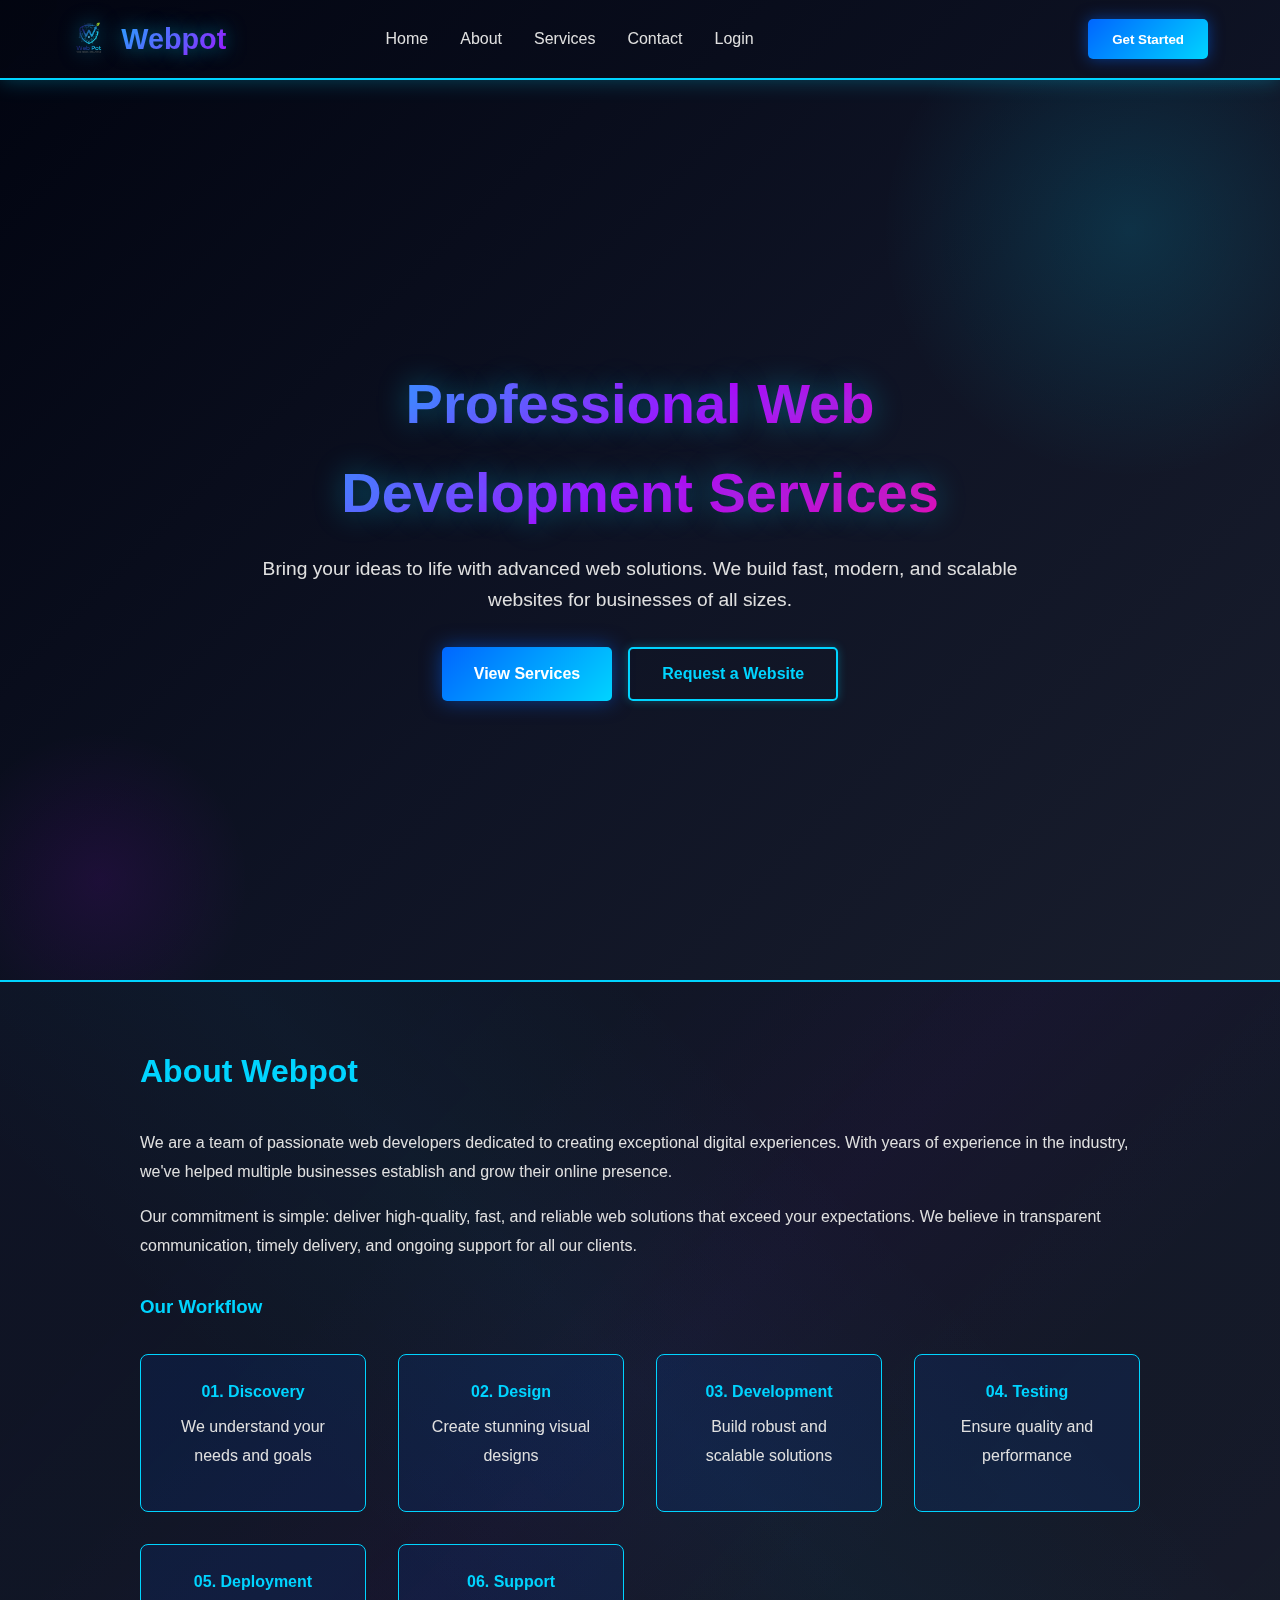
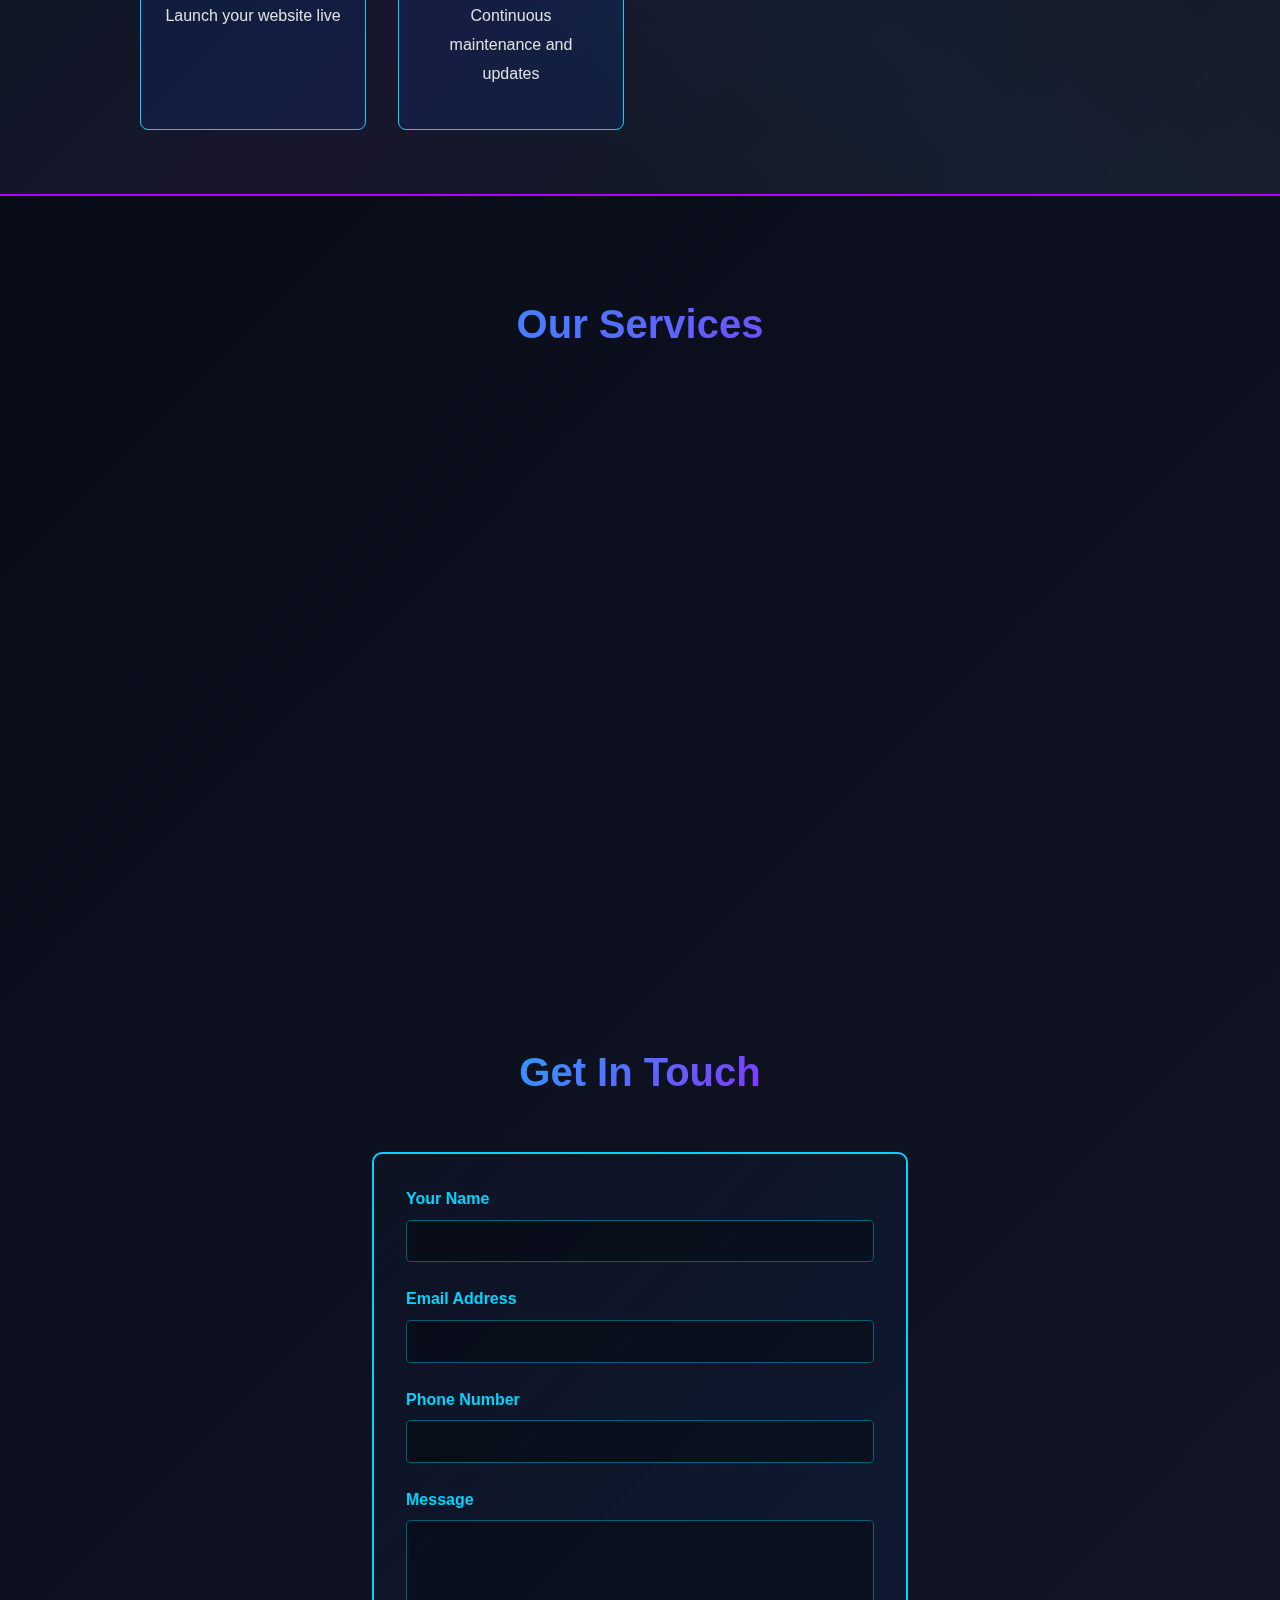
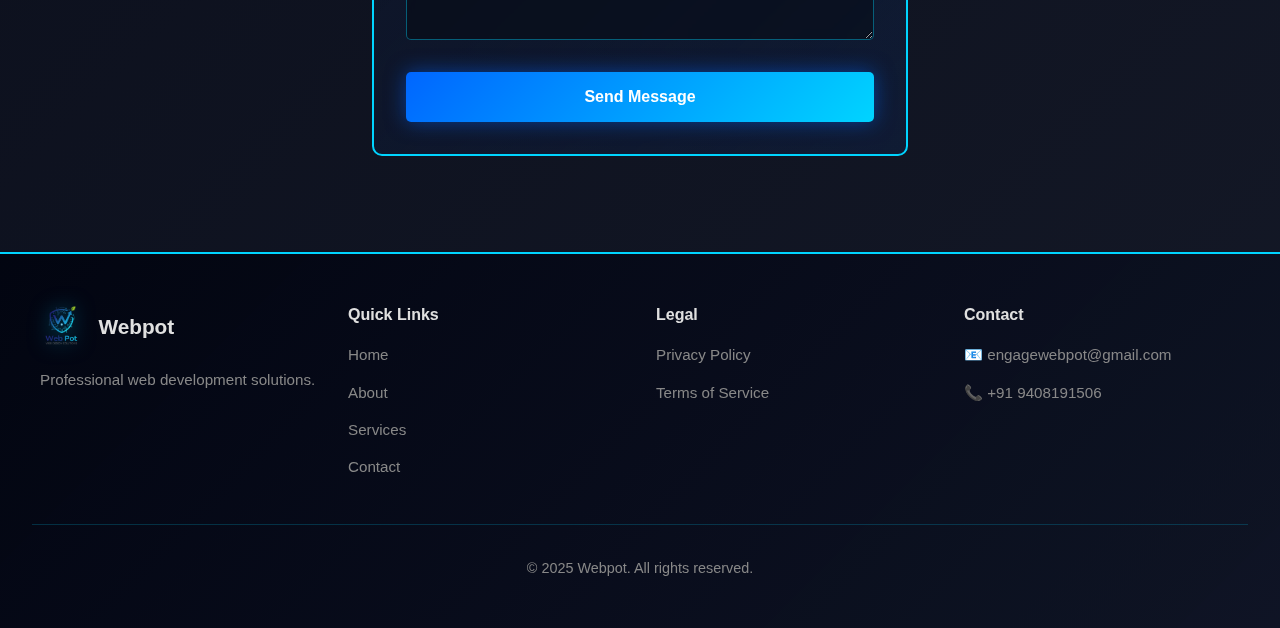
<file: index.html>
<!DOCTYPE html>
<html lang="en">
<head>
    <meta charset="UTF-8">
    <meta name="viewport" content="width=device-width, initial-scale=1.0">
    <title>Webpot - Web Development Services</title>
    <link rel="stylesheet" href="styles.css">
</head>
<body>
    <!-- Header -->
    <header>
        <nav>
            <div class="logo">
                <img src="logo.png" alt="Webpot Logo" class="logo-img">
                <span>Webpot</span>
            </div>
            <button class="menu-toggle" id="menuToggle" onclick="toggleMenu()">☰</button>
            <ul class="nav-menu" id="navMenu">
                <li><a href="#home" onclick="closeMenu()">Home</a></li>
                <li><a href="#about" onclick="closeMenu()">About</a></li>
                <li><a href="#services" onclick="closeMenu()">Services</a></li>
                <li><a href="#contact" onclick="closeMenu()">Contact</a></li>
                <li><a href="auth.html" onclick="closeMenu()">Login</a></li>
            </ul>
            <div class="user-profile" id="userProfile">
                <img id="profilePic" alt="Profile" class="profile-pic" style="display:none;">
                <span id="userNameDisplay" class="user-name"></span>
                <button class="logout-btn" id="logoutBtn" onclick="logoutUser()" style="display:none;">Logout</button>
            </div>
            <button class="cta-btn" onclick="openOrderModal()">Get Started</button>
        </nav>
    </header>

    <!-- Hero Section -->
    <section id="home" class="hero">
        <div class="hero-content">
            <h1>Professional Web Development Services</h1>
            <p>Bring your ideas to life with advanced web solutions. We build fast, modern, and scalable websites for businesses of all sizes.</p>
            <div class="hero-buttons">
                <button class="btn-primary" onclick="document.getElementById('services').scrollIntoView({behavior: 'smooth'})">View Services</button>
                <button class="btn-secondary" onclick="openOrderModal()">Request a Website</button>
            </div>
        </div>
    </section>

    <!-- About Section -->
     <section id="about" class="about">
        <div class="about-content">
            <h2>About Webpot</h2>
            <p>We are a team of passionate web developers dedicated to creating exceptional digital experiences. With years of experience in the industry, we've helped multiple businesses establish and grow their online presence.</p>
            <p>Our commitment is simple: deliver high-quality, fast, and reliable web solutions that exceed your expectations. We believe in transparent communication, timely delivery, and ongoing support for all our clients.</p>

            <h3 style="color: var(--neon-blue); margin-top: 2rem; margin-bottom: 1rem;">Our Workflow</h3>
            <div class="workflow">
                <div class="workflow-step">
                    <h4>01. Discovery</h4>
                    <p>We understand your needs and goals</p>
                </div>
                <div class="workflow-step">
                    <h4>02. Design</h4>
                    <p>Create stunning visual designs</p>
                </div>
                <div class="workflow-step">
                    <h4>03. Development</h4>
                    <p>Build robust and scalable solutions</p>
                </div>
                <div class="workflow-step">
                    <h4>04. Testing</h4>
                    <p>Ensure quality and performance</p>
                </div>
                <div class="workflow-step">
                    <h4>05. Deployment</h4>
                    <p>Launch your website live</p>
                </div>
                <div class="workflow-step">
                    <h4>06. Support</h4>
                    <p>Continuous maintenance and updates</p>
                </div>
            </div>
        </div>
    </section>

    <!-- Services Section -->
    <section id="services" class="services">
        <h2 class="section-title">Our Services</h2>
        <div class="services-grid">
            <!-- Starter -->
            <div class="service-card">
                <h3>Starter</h3>
                <p>Perfect for small businesses and individuals</p>
                <div class="price">2,999 /-</div>
                <ul class="features">
                    <li>Upto 5 pages</li>
                    <li>Responsive Design (Desktop mode only)</li>
                    <li>Basic SEO</li>
                    <li>Normal Support (12 hr)</li>
                    <li>Delivery: 7 days</li>
                </ul>
                <button class="btn-primary" onclick="selectService('Starter', 2999)">Choose Plan</button>
            </div>

            <!-- Basic -->
            <div class="service-card">
                <h3>Basic</h3>
                <p>Best For growing Businesses</p>
                <div class="price">5,999 /-</div>
                <ul class="features">
                    <li>Upto 7 pages</li>
                    <li>Modern Responsive Design</li>
                    <li>Advanced SEO</li>
                    <li>Innovative Form Integration</li>
                    <li>Priority Support (18 hr/day)</li>
                    <li>Delivery: 10 days</li>
                </ul>
                <button class="btn-primary" onclick="selectService('Basic', 5999)">Choose Plan</button>
            </div>

            <!-- Premium -->
            <div class="service-card">
                <h3>Premium</h3>
                <p>For Enterprise and Large Businesses</p>
                <div class="price">9,999 /-</div>
                <ul class="features">
                    <li>Pages per user requirement</li>
                    <li>Custom Design And animations</li>
                    <li>Full SEO Optimization</li>
                    <li>E-Commerce / Blog integration</li>
                    <li>Dedicated Support (24/7)</li>
                    <li>Delivery: 15 days</li>
                </ul>
                <button class="btn-primary" onclick="selectService('Premium', 9999)">Choose Plan</button>
            </div>
        </div>
    </section>

    <!-- Contact Section -->
    <section id="contact" class="contact">
        <h2 class="section-title">Get In Touch</h2>
        <div class="contact-form">
            <form id="contactForm" onsubmit="submitForm(event)">
                <div class="form-group">
                    <label for="name">Your Name</label>
                    <input type="text" id="name" name="name" required>
                </div>
                <div class="form-group">
                    <label for="email">Email Address</label>
                    <input type="email" id="email" name="email" required>
                </div>
                <div class="form-group">
                    <label for="phone">Phone Number</label>
                    <input type="tel" id="phone" name="phone">
                </div>
                <div class="form-group">
                    <label for="message">Message</label>
                    <textarea id="message" name="message" required></textarea>
                </div>
                <button type="submit" class="btn-primary" style="width: 100%;">Send Message</button>
            </form>
        </div>
    </section>

    <!-- Footer -->
    <footer>
        <div class="footer-content">
            <div class="footer-section">
                <div class="footer-logo">
                    <img src="logo.png" alt="Webpot Logo" class="footer-logo-img">
                    <h3>Webpot</h3>
                </div>
                <p>Professional web development solutions.</p>
            </div>

            <div class="footer-section">
                <h4>Quick Links</h4>
                <ul>
                    <li><a href="#home">Home</a></li>
                    <li><a href="#about">About</a></li>
                    <li><a href="#services">Services</a></li>
                    <li><a href="#contact">Contact</a></li>
                </ul>
            </div>

            <div class="footer-section">
                <h4>Legal</h4>
                <ul>
                    <li><a href="privacy.html">Privacy Policy</a></li>
                    <li><a href="terms.html">Terms of Service</a></li>
                </ul>
            </div>

            <div class="footer-section">
                <h4>Contact</h4>
                <ul>
                    <li><a href="mailto:engagewebpot@gmail.com">📧 engagewebpot@gmail.com</a></li>
                    <li><a href="tel:+919408191506">📞 +91 9408191506</a></li>
                </ul>
            </div>
        </div>

        <div class="footer-bottom">
            <p>&copy; 2025 Webpot. All rights reserved.</p>
        </div>
    </footer>

    <!-- Order Modal -->
    <div id="orderModal" class="modal">
        <div class="modal-content">
            <span class="close" onclick="closeOrderModal()">&times;</span>
            <h2 style="color: var(--neon-blue); margin-bottom: 1.5rem;">Order a Website</h2>
            <form id="orderForm" onsubmit="submitOrder(event)">
                <div class="form-group">
                    <label for="service">Select Service</label>
                    <select id="service" name="service" required class="service-select">
                        <option value="">🗂️ Choose a service...</option>
                        <option value="Starter - 2999 Rs.">🚀 Starter - 2,999 /-</option>
                        <option value="Basic - 5999 Rs.">📈 Basic - 5,999 /-</option>
                        <option value="Premium - 9999 Rs.">👑 Premium - 9,999 /-</option>
                    </select>
                </div>
                <div class="form-group">
                    <label for="oname">Your Name</label>
                    <input type="text" id="oname" name="oname" required>
                </div>
                <div class="form-group">
                    <label for="oemail">Email Address</label>
                    <input type="email" id="oemail" name="oemail" required>
                </div>
                <div class="form-group">
                    <label for="ophone">Phone Number</label>
                    <input type="tel" id="ophone" name="ophone">
                </div>
                <div class="form-group">
                    <label for="birthdate">📅 Date of Birth</label>
                    <input type="date" id="birthdate" name="birthdate" class="date-input">
                </div>
                <div class="form-group">
                    <label for="details">Project Details</label>
                    <textarea id="details" name="details" placeholder="Tell us about your project, timeline, and specific requirements..."></textarea>
                </div>
                <div class="form-group">
                    <label for="deadline">Desired Deadline</label>
                    <input type="date" id="deadline" name="deadline">
                </div>
                <button type="submit" class="btn-primary" style="width: 100%; margin-top: 1rem;">Submit Order</button>
            </form>
        </div>
    </div>

    <!-- Success Message -->
    <div id="successMessage" class="success-message">
        <strong>Success!</strong> Your submission has been received. We'll contact you soon.
    </div>

    <!-- Scroll to Top Button -->
    <button id="scrollToTopBtn" class="scroll-to-top" onclick="scrollToTop()" title="Go to top">↑</button>

    <script src="script.js"></script>
</body>
</html>
</file>
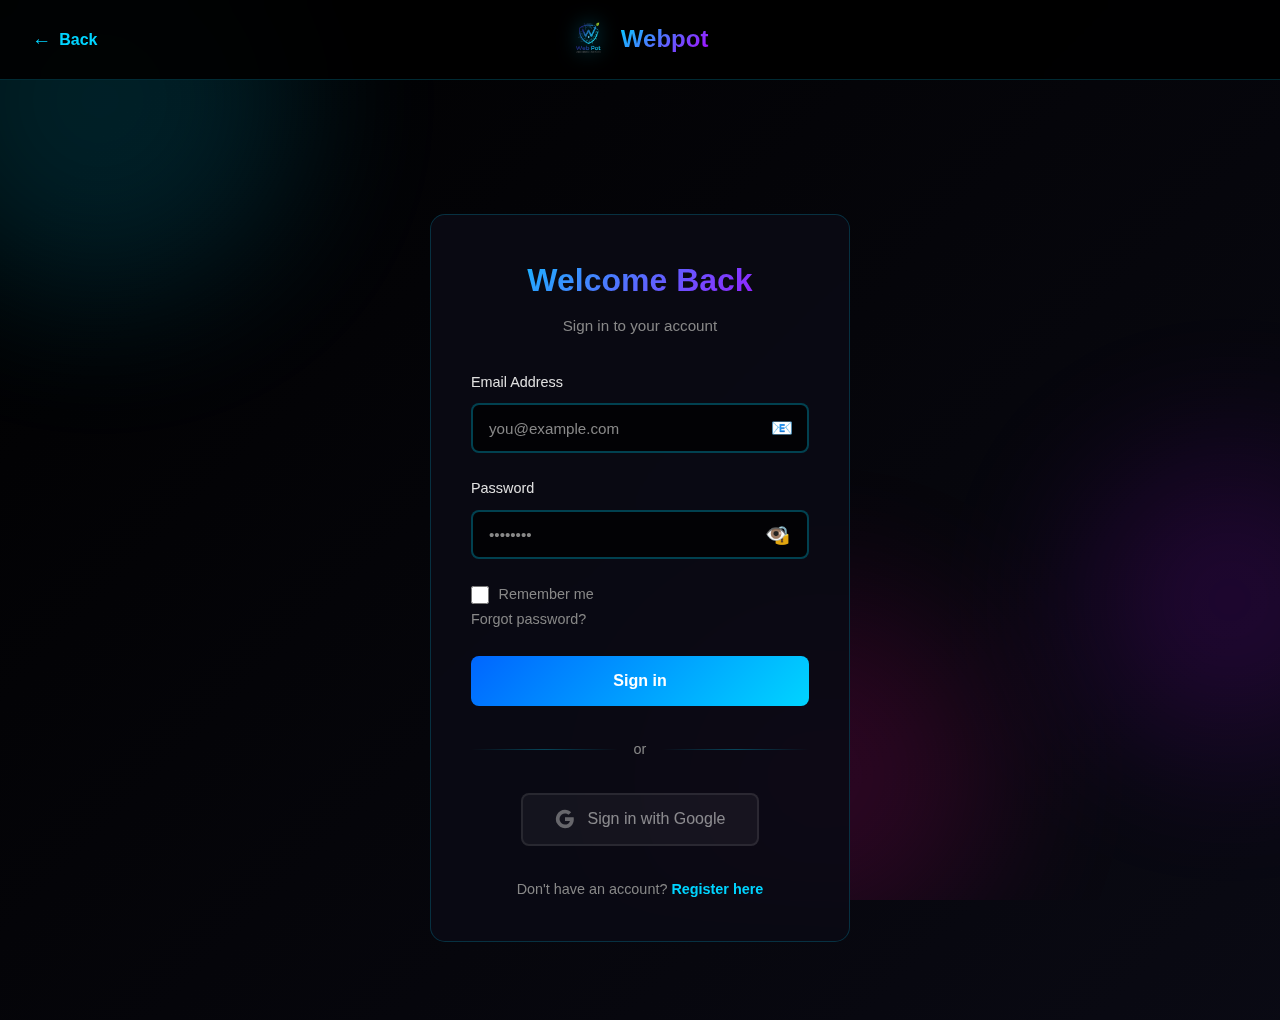
<file: auth.html>
<!DOCTYPE html>
<html lang="en">
<head>
    <meta charset="UTF-8">
    <meta name="viewport" content="width=device-width, initial-scale=1.0">
    <title>Login & Register - Webpot</title>
    <link rel="stylesheet" href="auth.css">
    <script src="https://accounts.google.com/gsi/client" async defer></script>
</head>
<body>
    <!-- Background Elements -->
    <div class="background">
        <div class="glow glow-1"></div>
        <div class="glow glow-2"></div>
        <div class="glow glow-3"></div>
    </div>

    <!-- Navigation Back to Home -->
    <nav class="nav-header">
        <a href="index.html" class="back-btn" title="Back to home">
            <span class="back-icon">←</span> Back
        </a>
        <a href="index.html" class="logo-link">
            <img src="logo.png" alt="Webpot Logo" class="logo-img">
            <span>Webpot</span>
        </a>
    </nav>

    <!-- Auth Container -->
    <div class="auth-container">
        <!-- Login Form -->
        <div class="auth-form login-form active">
            <div class="form-header">
                <h1>Welcome Back</h1>
                <p>Sign in to your account</p>
            </div>

            <form id="loginForm" onsubmit="handleLogin(event)">
                <div class="form-group">
                    <label for="login-email">Email Address</label>
                    <div class="input-wrapper">
                        <input type="email" id="login-email" name="email" required placeholder="you@example.com">
                        <span class="input-icon">📧</span>
                    </div>
                </div>

                <div class="form-group">
                    <label for="login-password">Password</label>
                    <div class="input-wrapper">
                        <input type="password" id="login-password" name="password" required placeholder="••••••••">
                        <button type="button" class="toggle-password" onclick="togglePasswordVisibility('login-password')">👁️</button>
                        <span class="input-icon">🔒</span>
                    </div>
                </div>

                <div class="form-options">
                    <label class="remember-me">
                        <input type="checkbox" name="remember">
                        <span>Remember me</span>
                    </label>
                    <a href="#" class="forgot-password">Forgot password?</a>
                </div>

                <button type="submit" class="submit-btn">Sign In</button>
            </form>

            <div class="auth-divider">
                <span>or</span>
            </div>

            <div class="social-login">
                <button type="button" class="google-signin-btn" id="googleSignInBtn">
                    <svg class="google-logo" viewBox="0 0 24 24" width="20" height="20">
                        <path fill="currentColor" d="M22.56 12.25c0-.78-.07-1.53-.2-2.25H12v4.26h5.92c-.26 1.37-1.04 2.53-2.21 3.31v2.77h3.57c2.08-1.92 3.28-4.74 3.28-8.09z"/>
                        <path fill="currentColor" d="M12 23c2.97 0 5.46-.98 7.28-2.66l-3.57-2.77c-.98.66-2.23 1.06-3.71 1.06-2.86 0-5.29-1.93-6.16-4.53H2.18v2.84C3.99 20.53 7.7 23 12 23z"/>
                        <path fill="currentColor" d="M5.84 14.09c-.22-.66-.35-1.36-.35-2.09s.13-1.43.35-2.09V7.07H2.18C1.43 8.55 1 10.22 1 12s.43 3.45 1.18 4.93l2.85-2.22.81-.62z"/>
                        <path fill="currentColor" d="M12 5.38c1.62 0 3.06.56 4.21 1.64l3.15-3.15C17.45 2.09 14.97 1 12 1 7.7 1 3.99 3.47 2.18 7.07l3.66 2.84c.87-2.6 3.3-4.53 6.16-4.53z"/>
                    </svg>
                    Sign in with Google
                </button>
            </div>

            <div class="auth-footer">
                <p>Don't have an account? <a href="#register" onclick="toggleForms(event); return false;" class="toggle-link">Register here</a></p>
            </div>
        </div>

        <!-- Registration Form -->
        <div class="auth-form register-form" id="register">
            <div class="form-header">
                <h1>Create Account</h1>
                <p>Join us and start building</p>
            </div>

            <form id="registerForm" onsubmit="handleRegister(event)">
                <div class="form-group">
                    <label for="register-name">Full Name</label>
                    <div class="input-wrapper">
                        <input type="text" id="register-name" name="name" required placeholder="Suprince Kakadiya">
                        <span class="input-icon">👤</span>
                    </div>
                </div>

                <div class="form-group">
                    <label for="register-email">Email Address</label>
                    <div class="input-wrapper">
                        <input type="email" id="register-email" name="email" required placeholder="you@example.com">
                        <span class="input-icon">📧</span>
                    </div>
                </div>

                <div class="form-group">
                    <label for="register-password">Password</label>
                    <div class="input-wrapper">
                        <input type="password" id="register-password" name="password" required placeholder="••••••••">
                        <button type="button" class="toggle-password" onclick="togglePasswordVisibility('register-password')">👁️</button>
                        <span class="input-icon">🔒</span>
                    </div>
                </div>

                <div class="form-group">
                    <label for="register-confirm">Confirm Password</label>
                    <div class="input-wrapper">
                        <input type="password" id="register-confirm" name="confirm" required placeholder="••••••••">
                        <button type="button" class="toggle-password" onclick="togglePasswordVisibility('register-confirm')">👁️</button>
                        <span class="input-icon">✓</span>
                    </div>
                </div>

                <div class="password-strength">
                    <div class="strength-bar">
                        <div class="strength-indicator" id="strengthIndicator"></div>
                    </div>
                    <p class="strength-text">Password strength: <span id="strengthText">Weak</span></p>
                </div>

                <div class="form-options">
                    <label class="terms">
                        <input type="checkbox" id="termsCheckbox" name="terms" required>
                        <span>I agree to the <a href="terms.html" target="_blank" onclick="showTermsModal(event); return false;" style="color:#00d4ff; text-decoration:underline; font-weight:500;">Terms of Service</a> and <a href="privacy.html" target="_blank" onclick="showPrivacyModal(event); return false;" style="color:#00d4ff; text-decoration:underline; font-weight:500;">Privacy Policy</a></span>
                    </label>
                </div>

                <button type="submit" class="submit-btn">Sign Up</button>
            </form>

            <div class="auth-divider">
                <span>or</span>
            </div>

            <div class="social-login">
                <div id="g_id_onload_register"
                     data-client_id="602785019830-1r8laqtcrshl8m1dlktdeiisdfmtvdpt.apps.googleusercontent.com"
                     data-callback="handleCredentialResponse">
                </div>
                <div class="g_id_signin" data-type="standard" data-size="large" data-theme="dark"></div>
            </div>

            <div class="auth-footer">
                <p>Already have an account? <a href="#login" onclick="toggleForms(event); return false;" class="toggle-link">Sign in</a></p>
            </div>
        </div>
    </div>

    <!-- Success Modal -->
    <div class="success-modal" id="successModal">
        <div class="success-content">
            <div class="success-icon">✓</div>
            <h2 id="successTitle">Success!</h2>
            <p id="successMessage">Your account has been created successfully.</p>
            <button onclick="closeSuccess()" class="success-btn">Continue</button>
        </div>
    </div>

    <!-- Terms of Service Modal -->
    <div class="legal-modal" id="termsModal">
        <div class="legal-content">
            <button class="legal-close" onclick="closeTermsModal()">✕</button>
            <h2>Terms of Service</h2>
            <div class="legal-body" id="termsBody">
                <!-- Content will be loaded here -->
            </div>
            <div class="legal-footer">
                <p>Scroll to the bottom to enable the checkbox</p>
                <button onclick="closeTermsModal()" class="legal-btn">Close</button>
            </div>
        </div>
    </div>

    <!-- Privacy Policy Modal -->
    <div class="legal-modal" id="privacyModal">
        <div class="legal-content">
            <button class="legal-close" onclick="closePrivacyModal()">✕</button>
            <h2>Privacy Policy</h2>
            <div class="legal-body" id="privacyBody">
                <!-- Content will be loaded here -->
            </div>
            <div class="legal-footer">
                <p>Scroll to the bottom to enable the checkbox</p>
                <button onclick="closePrivacyModal()" class="legal-btn">Close</button>
            </div>
        </div>
    </div>

    <script src="auth.js"></script>
</body>
</html>
</file>
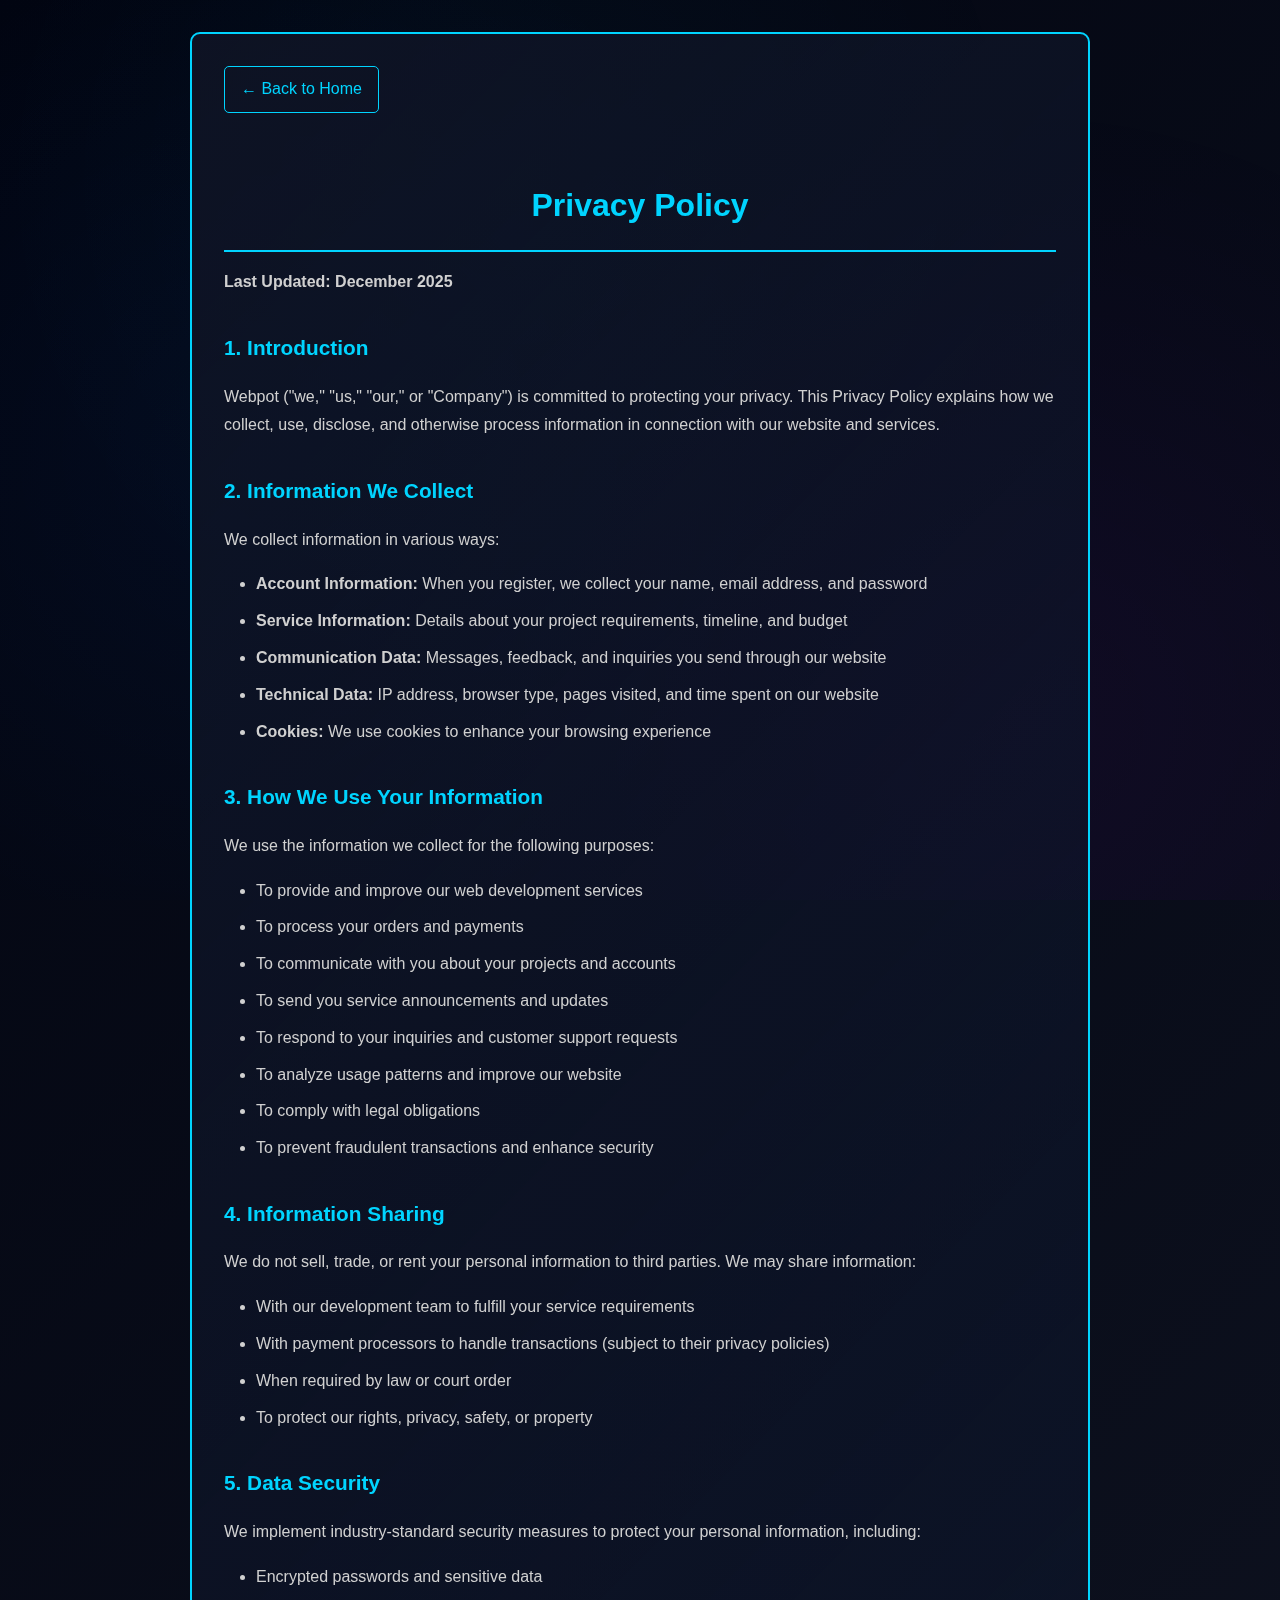
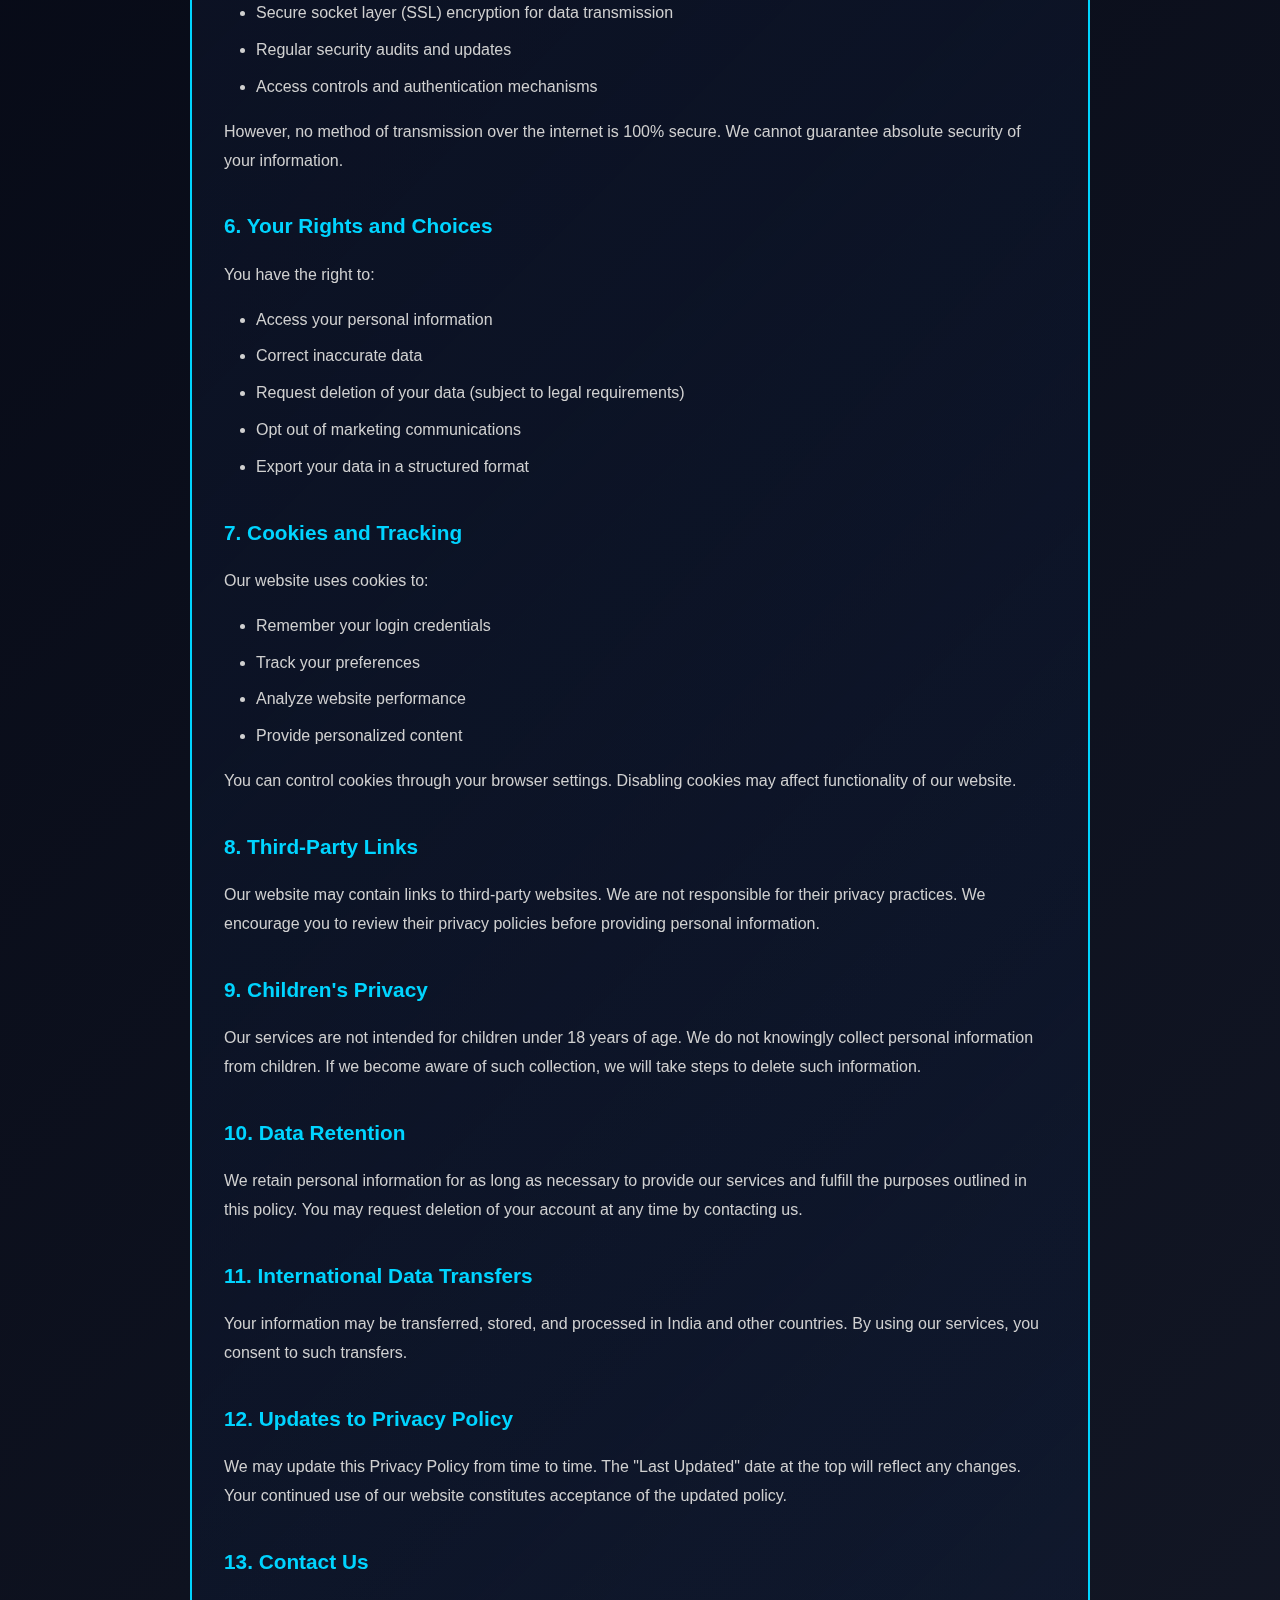
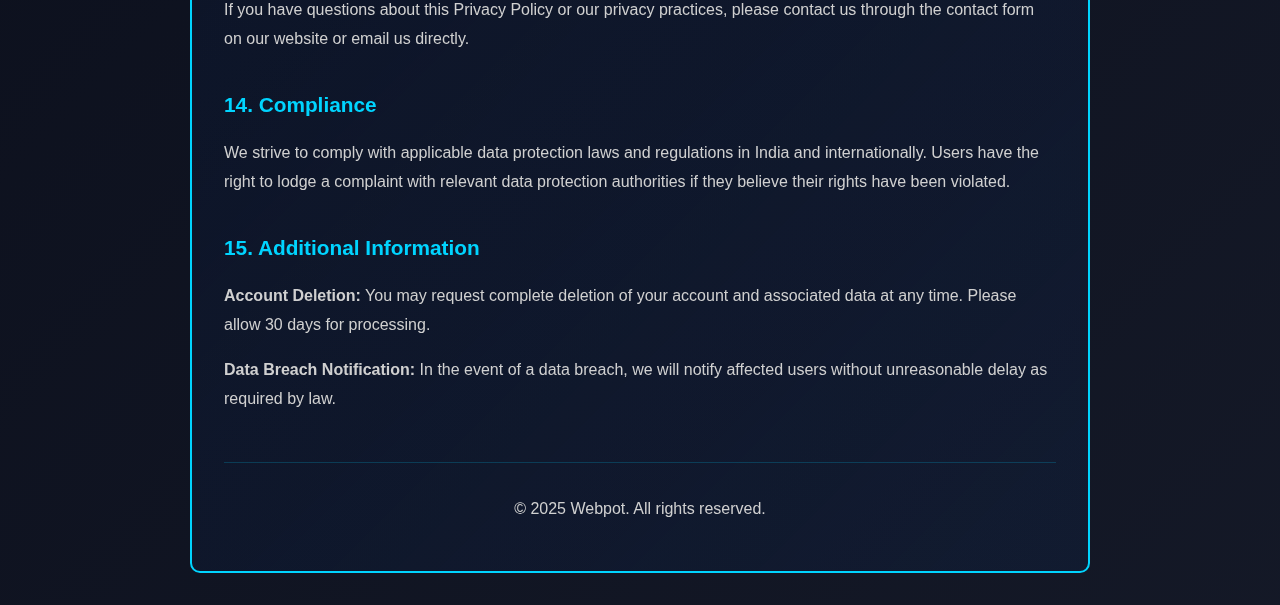
<file: privacy.html>
<!DOCTYPE html>
<html lang="en">
<head>
    <meta charset="UTF-8">
    <meta name="viewport" content="width=device-width, initial-scale=1.0">
    <title>Privacy Policy - Webpot</title>
    <link rel="stylesheet" href="styles.css">
    <style>
        body {
            font-family: 'Segoe UI', Tahoma, Geneva, Verdana, sans-serif;
            background: linear-gradient(-45deg, #020511, #0f1425, #1a1f2e, #020511);
            background-size: 400% 400%;
            color: #e0e0e0;
            padding: 2rem;
        }
        .privacy-container {
            max-width: 900px;
            margin: 0 auto;
            background: linear-gradient(135deg, rgba(15, 20, 37, 0.9), rgba(0, 102, 255, 0.05));
            border: 2px solid #00d4ff;
            border-radius: 10px;
            padding: 2rem;
            line-height: 1.8;
        }
        h1, h2 {
            color: #00d4ff;
            margin-top: 2rem;
            margin-bottom: 1rem;
        }
        h1 {
            text-align: center;
            border-bottom: 2px solid #00d4ff;
            padding-bottom: 1rem;
        }
        h2 {
            font-size: 1.3rem;
        }
        p {
            margin-bottom: 1rem;
            color: #d0d0d0;
        }
        ul, ol {
            margin: 1rem 2rem;
            color: #d0d0d0;
        }
        li {
            margin-bottom: 0.5rem;
        }
        .back-link {
            display: inline-block;
            margin-bottom: 2rem;
            color: #00d4ff;
            text-decoration: none;
            border: 1px solid #00d4ff;
            padding: 0.5rem 1rem;
            border-radius: 5px;
            transition: all 0.3s ease;
        }
        .back-link:hover {
            background: rgba(0, 212, 255, 0.1);
            box-shadow: 0 0 10px rgba(0, 212, 255, 0.5);
        }
    </style>
</head>
<body>
    <div class="privacy-container">
        <a href="index.html" class="back-link">← Back to Home</a>
        
        <h1>Privacy Policy</h1>
        <p><strong>Last Updated: December 2025</strong></p>

        <h2>1. Introduction</h2>
        <p>Webpot ("we," "us," "our," or "Company") is committed to protecting your privacy. This Privacy Policy explains how we collect, use, disclose, and otherwise process information in connection with our website and services.</p>

        <h2>2. Information We Collect</h2>
        <p>We collect information in various ways:</p>
        <ul>
            <li><strong>Account Information:</strong> When you register, we collect your name, email address, and password</li>
            <li><strong>Service Information:</strong> Details about your project requirements, timeline, and budget</li>
            <li><strong>Communication Data:</strong> Messages, feedback, and inquiries you send through our website</li>
            <li><strong>Technical Data:</strong> IP address, browser type, pages visited, and time spent on our website</li>
            <li><strong>Cookies:</strong> We use cookies to enhance your browsing experience</li>
        </ul>

        <h2>3. How We Use Your Information</h2>
        <p>We use the information we collect for the following purposes:</p>
        <ul>
            <li>To provide and improve our web development services</li>
            <li>To process your orders and payments</li>
            <li>To communicate with you about your projects and accounts</li>
            <li>To send you service announcements and updates</li>
            <li>To respond to your inquiries and customer support requests</li>
            <li>To analyze usage patterns and improve our website</li>
            <li>To comply with legal obligations</li>
            <li>To prevent fraudulent transactions and enhance security</li>
        </ul>

        <h2>4. Information Sharing</h2>
        <p>We do not sell, trade, or rent your personal information to third parties. We may share information:</p>
        <ul>
            <li>With our development team to fulfill your service requirements</li>
            <li>With payment processors to handle transactions (subject to their privacy policies)</li>
            <li>When required by law or court order</li>
            <li>To protect our rights, privacy, safety, or property</li>
        </ul>

        <h2>5. Data Security</h2>
        <p>We implement industry-standard security measures to protect your personal information, including:</p>
        <ul>
            <li>Encrypted passwords and sensitive data</li>
            <li>Secure socket layer (SSL) encryption for data transmission</li>
            <li>Regular security audits and updates</li>
            <li>Access controls and authentication mechanisms</li>
        </ul>
        <p>However, no method of transmission over the internet is 100% secure. We cannot guarantee absolute security of your information.</p>

        <h2>6. Your Rights and Choices</h2>
        <p>You have the right to:</p>
        <ul>
            <li>Access your personal information</li>
            <li>Correct inaccurate data</li>
            <li>Request deletion of your data (subject to legal requirements)</li>
            <li>Opt out of marketing communications</li>
            <li>Export your data in a structured format</li>
        </ul>

        <h2>7. Cookies and Tracking</h2>
        <p>Our website uses cookies to:</p>
        <ul>
            <li>Remember your login credentials</li>
            <li>Track your preferences</li>
            <li>Analyze website performance</li>
            <li>Provide personalized content</li>
        </ul>
        <p>You can control cookies through your browser settings. Disabling cookies may affect functionality of our website.</p>

        <h2>8. Third-Party Links</h2>
        <p>Our website may contain links to third-party websites. We are not responsible for their privacy practices. We encourage you to review their privacy policies before providing personal information.</p>

        <h2>9. Children's Privacy</h2>
        <p>Our services are not intended for children under 18 years of age. We do not knowingly collect personal information from children. If we become aware of such collection, we will take steps to delete such information.</p>

        <h2>10. Data Retention</h2>
        <p>We retain personal information for as long as necessary to provide our services and fulfill the purposes outlined in this policy. You may request deletion of your account at any time by contacting us.</p>

        <h2>11. International Data Transfers</h2>
        <p>Your information may be transferred, stored, and processed in India and other countries. By using our services, you consent to such transfers.</p>

        <h2>12. Updates to Privacy Policy</h2>
        <p>We may update this Privacy Policy from time to time. The "Last Updated" date at the top will reflect any changes. Your continued use of our website constitutes acceptance of the updated policy.</p>

        <h2>13. Contact Us</h2>
        <p>If you have questions about this Privacy Policy or our privacy practices, please contact us through the contact form on our website or email us directly.</p>

        <h2>14. Compliance</h2>
        <p>We strive to comply with applicable data protection laws and regulations in India and internationally. Users have the right to lodge a complaint with relevant data protection authorities if they believe their rights have been violated.</p>

        <h2>15. Additional Information</h2>
        <p><strong>Account Deletion:</strong> You may request complete deletion of your account and associated data at any time. Please allow 30 days for processing.</p>
        <p><strong>Data Breach Notification:</strong> In the event of a data breach, we will notify affected users without unreasonable delay as required by law.</p>

        <div style="margin-top: 3rem; padding-top: 2rem; border-top: 1px solid rgba(0, 212, 255, 0.2); text-align: center; color: #888;">
            <p>© 2025 Webpot. All rights reserved.</p>
        </div>
    </div>
</body>
</html>
</file>
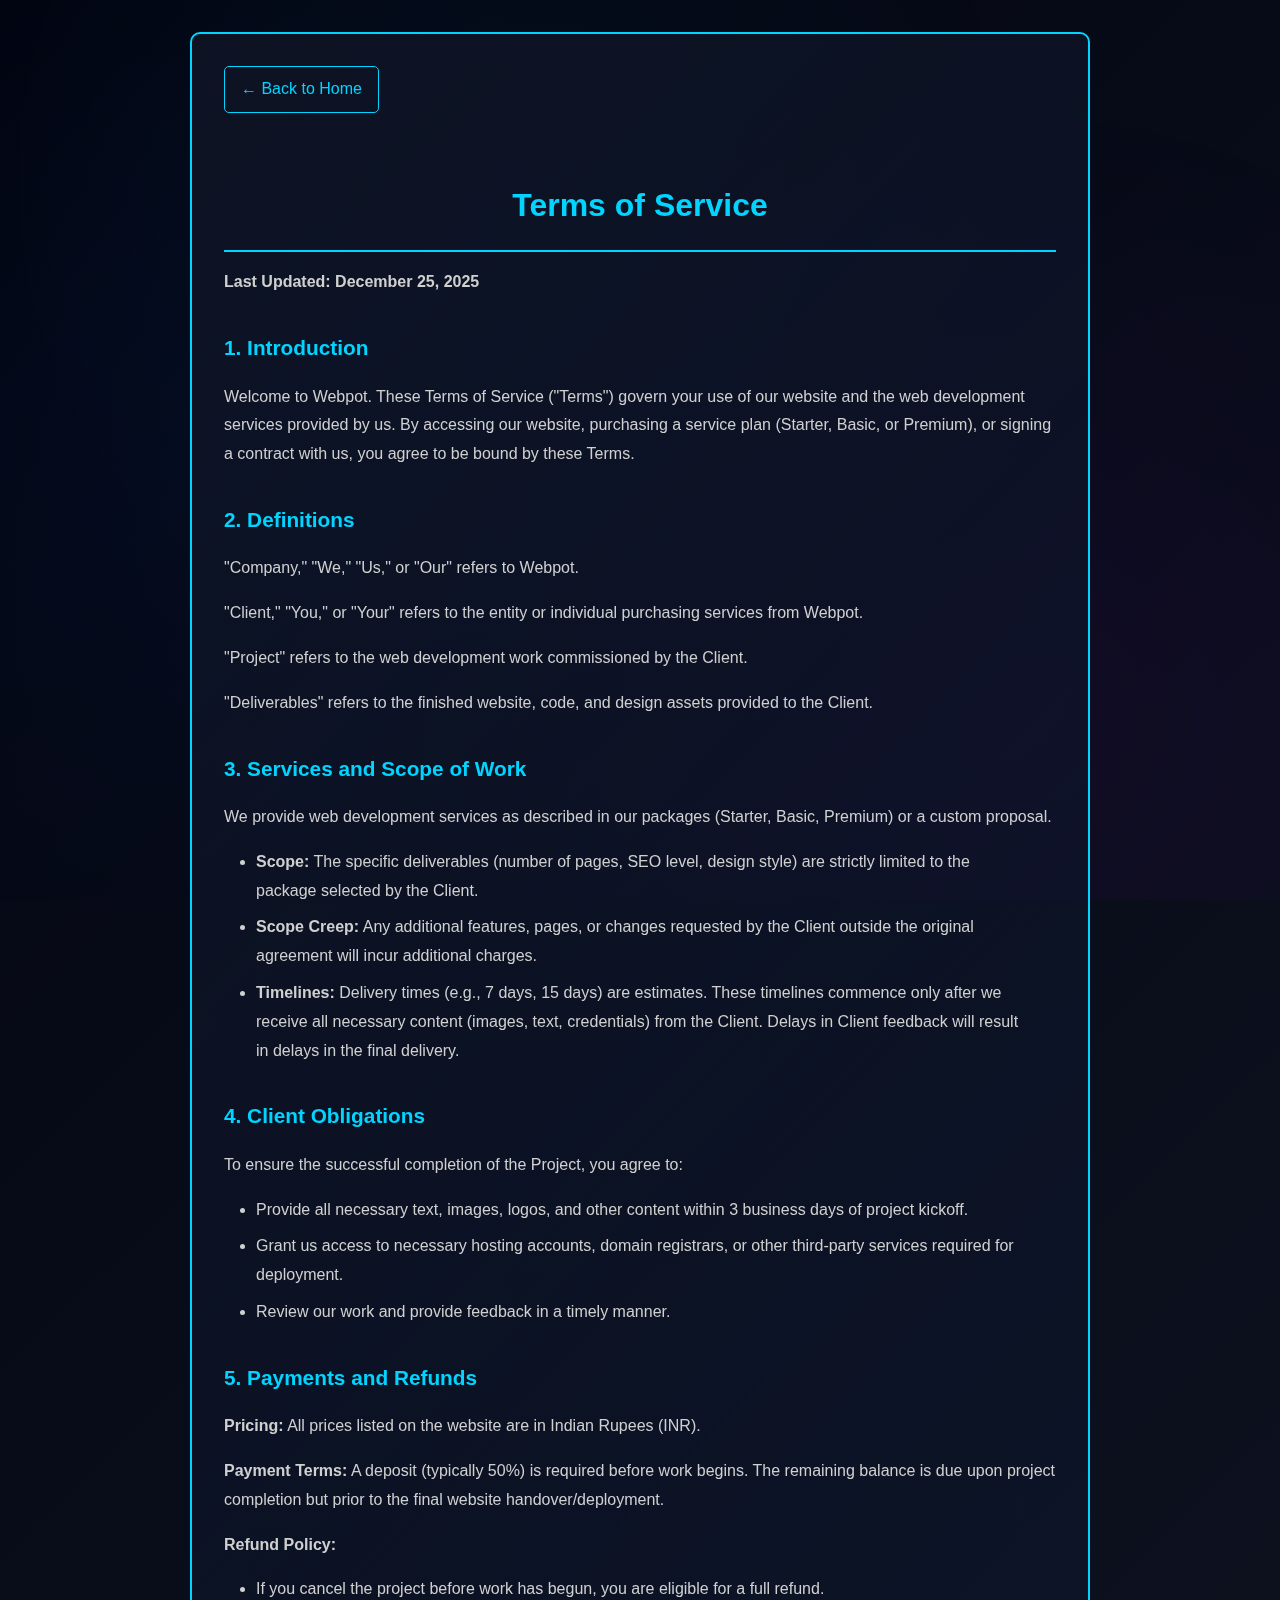
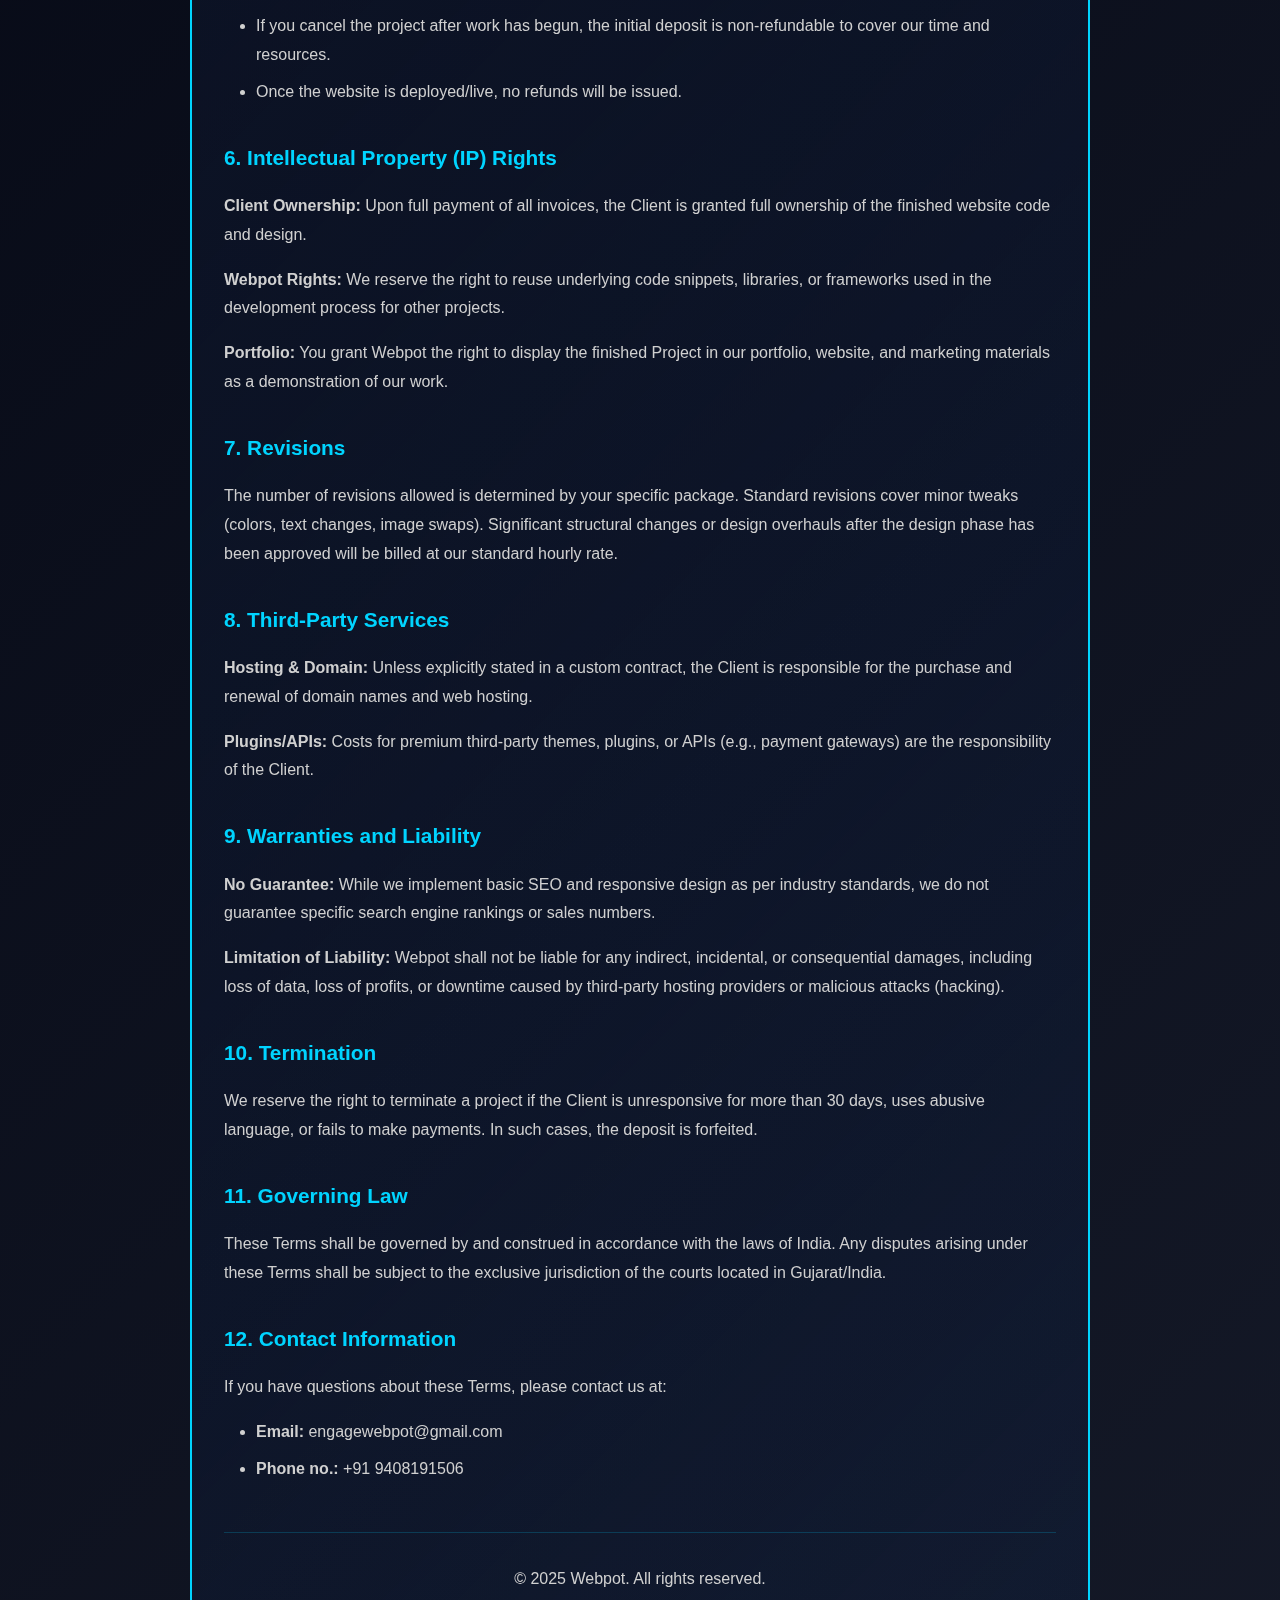
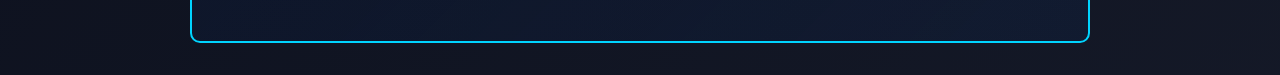
<file: terms.html>
<!DOCTYPE html>
<html lang="en">
<head>
    <meta charset="UTF-8">
    <meta name="viewport" content="width=device-width, initial-scale=1.0">
    <title>Terms of Service - Webpot</title>
    <link rel="stylesheet" href="styles.css">
    <style>
        body {
            font-family: 'Segoe UI', Tahoma, Geneva, Verdana, sans-serif;
            background: linear-gradient(-45deg, #020511, #0f1425, #1a1f2e, #020511);
            background-size: 400% 400%;
            color: #e0e0e0;
            padding: 2rem;
        }
        .terms-container {
            max-width: 900px;
            margin: 0 auto;
            background: linear-gradient(135deg, rgba(15, 20, 37, 0.9), rgba(0, 102, 255, 0.05));
            border: 2px solid #00d4ff;
            border-radius: 10px;
            padding: 2rem;
            line-height: 1.8;
        }
        h1, h2 {
            color: #00d4ff;
            margin-top: 2rem;
            margin-bottom: 1rem;
        }
        h1 {
            text-align: center;
            border-bottom: 2px solid #00d4ff;
            padding-bottom: 1rem;
        }
        h2 {
            font-size: 1.3rem;
        }
        p {
            margin-bottom: 1rem;
            color: #d0d0d0;
        }
        ul, ol {
            margin: 1rem 2rem;
            color: #d0d0d0;
        }
        li {
            margin-bottom: 0.5rem;
        }
        .back-link {
            display: inline-block;
            margin-bottom: 2rem;
            color: #00d4ff;
            text-decoration: none;
            border: 1px solid #00d4ff;
            padding: 0.5rem 1rem;
            border-radius: 5px;
            transition: all 0.3s ease;
        }
        .back-link:hover {
            background: rgba(0, 212, 255, 0.1);
            box-shadow: 0 0 10px rgba(0, 212, 255, 0.5);
        }
    </style>
</head>
<body>
    <div class="terms-container">
        <a href="index.html" class="back-link">← Back to Home</a>
        
        <h1>Terms of Service</h1>
        <p><strong>Last Updated: December 25, 2025</strong></p>

        <h2>1. Introduction</h2>
        <p>Welcome to Webpot. These Terms of Service ("Terms") govern your use of our website and the web development services provided by us. By accessing our website, purchasing a service plan (Starter, Basic, or Premium), or signing a contract with us, you agree to be bound by these Terms.</p>

        <h2>2. Definitions</h2>
        <p>"Company," "We," "Us," or "Our" refers to Webpot.</p>
        <p>"Client," "You," or "Your" refers to the entity or individual purchasing services from Webpot.</p>
        <p>"Project" refers to the web development work commissioned by the Client.</p>
        <p>"Deliverables" refers to the finished website, code, and design assets provided to the Client.</p>

        <h2>3. Services and Scope of Work</h2>
        <p>We provide web development services as described in our packages (Starter, Basic, Premium) or a custom proposal.</p>
        <ul>
            <li><strong>Scope:</strong> The specific deliverables (number of pages, SEO level, design style) are strictly limited to the package selected by the Client.</li>
            <li><strong>Scope Creep:</strong> Any additional features, pages, or changes requested by the Client outside the original agreement will incur additional charges.</li>
            <li><strong>Timelines:</strong> Delivery times (e.g., 7 days, 15 days) are estimates. These timelines commence only after we receive all necessary content (images, text, credentials) from the Client. Delays in Client feedback will result in delays in the final delivery.</li>
        </ul>

        <h2>4. Client Obligations</h2>
        <p>To ensure the successful completion of the Project, you agree to:</p>
        <ul>
            <li>Provide all necessary text, images, logos, and other content within 3 business days of project kickoff.</li>
            <li>Grant us access to necessary hosting accounts, domain registrars, or other third-party services required for deployment.</li>
            <li>Review our work and provide feedback in a timely manner.</li>
        </ul>

        <h2>5. Payments and Refunds</h2>
        <p><strong>Pricing:</strong> All prices listed on the website are in Indian Rupees (INR).</p>
        <p><strong>Payment Terms:</strong> A deposit (typically 50%) is required before work begins. The remaining balance is due upon project completion but prior to the final website handover/deployment.</p>
        <p><strong>Refund Policy:</strong></p>
        <ul>
            <li>If you cancel the project before work has begun, you are eligible for a full refund.</li>
            <li>If you cancel the project after work has begun, the initial deposit is non-refundable to cover our time and resources.</li>
            <li>Once the website is deployed/live, no refunds will be issued.</li>
        </ul>

        <h2>6. Intellectual Property (IP) Rights</h2>
        <p><strong>Client Ownership:</strong> Upon full payment of all invoices, the Client is granted full ownership of the finished website code and design.</p>
        <p><strong>Webpot Rights:</strong> We reserve the right to reuse underlying code snippets, libraries, or frameworks used in the development process for other projects.</p>
        <p><strong>Portfolio:</strong> You grant Webpot the right to display the finished Project in our portfolio, website, and marketing materials as a demonstration of our work.</p>

        <h2>7. Revisions</h2>
        <p>The number of revisions allowed is determined by your specific package. Standard revisions cover minor tweaks (colors, text changes, image swaps). Significant structural changes or design overhauls after the design phase has been approved will be billed at our standard hourly rate.</p>

        <h2>8. Third-Party Services</h2>
        <p><strong>Hosting & Domain:</strong> Unless explicitly stated in a custom contract, the Client is responsible for the purchase and renewal of domain names and web hosting.</p>
        <p><strong>Plugins/APIs:</strong> Costs for premium third-party themes, plugins, or APIs (e.g., payment gateways) are the responsibility of the Client.</p>

        <h2>9. Warranties and Liability</h2>
        <p><strong>No Guarantee:</strong> While we implement basic SEO and responsive design as per industry standards, we do not guarantee specific search engine rankings or sales numbers.</p>
        <p><strong>Limitation of Liability:</strong> Webpot shall not be liable for any indirect, incidental, or consequential damages, including loss of data, loss of profits, or downtime caused by third-party hosting providers or malicious attacks (hacking).</p>

        <h2>10. Termination</h2>
        <p>We reserve the right to terminate a project if the Client is unresponsive for more than 30 days, uses abusive language, or fails to make payments. In such cases, the deposit is forfeited.</p>

        <h2>11. Governing Law</h2>
        <p>These Terms shall be governed by and construed in accordance with the laws of India. Any disputes arising under these Terms shall be subject to the exclusive jurisdiction of the courts located in Gujarat/India.</p>

        <h2>12. Contact Information</h2>
        <p>If you have questions about these Terms, please contact us at:</p>
        <ul>
            <li><strong>Email:</strong> engagewebpot@gmail.com</li>
            <li><strong>Phone no.:</strong> +91 9408191506</li>
        </ul>

        <div style="margin-top: 3rem; padding-top: 2rem; border-top: 1px solid rgba(0, 212, 255, 0.2); text-align: center; color: #888;">
            <p>© 2025 Webpot. All rights reserved.</p>
        </div>
    </div>
</body>
</html>
</file>
<file: styles.css>
* {
    margin: 0;
    padding: 0;
    box-sizing: border-box;
}

:root {
    --primary-black: #020511;
    --secondary-black: #0f1425;
    --tertiary-black: #1a1f3a;
    --primary-blue: #0066ff;
    --neon-blue: #00d4ff;
    --neon-purple: #b000ff;
    --neon-pink: #ff0099;
    --text-light: #e0e0e0;
    --text-muted: #888888;
}

body {
    font-family: 'Segoe UI', Tahoma, Geneva, Verdana, sans-serif;
    background: linear-gradient(-45deg, #020511, #0f1425, #1a1f2e, #020511);
    background-size: 400% 400%;
    color: var(--text-light);
    line-height: 1.6;
    overflow-x: hidden;
    position: relative;
    animation: gradientShift 15s ease infinite;
}

@keyframes gradientShift {
    0% {
        background-position: 0% 50%;
    }
    25% {
        background-position: 100% 50%;
    }
    50% {
        background-position: 100% 100%;
    }
    75% {
        background-position: 0% 100%;
    }
    100% {
        background-position: 0% 50%;
    }
}

body::before {
    content: '';
    position: fixed;
    top: 0;
    left: 0;
    width: 100%;
    height: 100%;
    background: 
        radial-gradient(circle at 20% 50%, rgba(0, 102, 255, 0.05) 0%, transparent 50%),
        radial-gradient(circle at 80% 80%, rgba(176, 0, 255, 0.05) 0%, transparent 50%),
        radial-gradient(circle at 40% 20%, rgba(0, 212, 255, 0.03) 0%, transparent 50%);
    pointer-events: none;
    animation: parallaxShift 20s ease-in-out infinite;
    z-index: -1;
}

@keyframes parallaxShift {
    0%, 100% {
        transform: translate(0, 0);
    }
    25% {
        transform: translate(30px, -20px);
    }
    50% {
        transform: translate(-20px, 30px);
    }
    75% {
        transform: translate(20px, 10px);
    }
}

/* Advanced Animation Keyframes */
@keyframes slideInDown {
    from {
        opacity: 0;
        transform: translateY(-30px);
    }
    to {
        opacity: 1;
        transform: translateY(0);
    }
}

@keyframes fadeInUp {
    from {
        opacity: 0;
        transform: translateY(30px);
    }
    to {
        opacity: 1;
        transform: translateY(0);
    }
}

@keyframes fadeInScale {
    from {
        opacity: 0;
        transform: scale(0.8);
    }
    to {
        opacity: 1;
        transform: scale(1);
    }
}

@keyframes fadeInCenter {
    from {
        opacity: 0;
        transform: scale(0.9);
    }
    to {
        opacity: 1;
        transform: scale(1);
    }
}

@keyframes pulse {
    0%, 100% {
        opacity: 1;
    }
    50% {
        opacity: 0.7;
    }
}

@keyframes glow {
    0%, 100% {
        box-shadow: 0 0 10px rgba(0, 212, 255, 0.3);
    }
    50% {
        box-shadow: 0 0 30px rgba(0, 212, 255, 0.8);
    }
}

/* Header/Navigation */
header {
    background: linear-gradient(135deg, rgba(2, 5, 17, 0.95) 0%, rgba(15, 20, 37, 0.95) 100%);
    border-bottom: 2px solid var(--neon-blue);
    position: sticky;
    top: 0;
    z-index: 1000;
    box-shadow: 0 0 20px rgba(0, 212, 255, 0.3);
    backdrop-filter: blur(10px);
    animation: slideDown 0.6s ease-out;
}

@keyframes slideDown {
    from {
        opacity: 0;
        transform: translateY(-100%);
    }
    to {
        opacity: 1;
        transform: translateY(0);
    }
}

nav {
    max-width: 1200px;
    margin: 0 auto;
    display: flex;
    justify-content: space-between;
    align-items: center;
    padding: 1rem 2rem;
}

.logo {
    font-size: 1.8rem;
    font-weight: 700;
    background: linear-gradient(135deg, var(--neon-blue), var(--neon-purple));
    -webkit-background-clip: text;
    -webkit-text-fill-color: transparent;
    background-clip: text;
    text-shadow: 0 0 20px rgba(0, 212, 255, 0.5);
    cursor: pointer;
    display: flex;
    align-items: center;
    gap: 0.8rem;
}

.logo-img {
    height: 40px;
    width: auto;
    max-width: 50px;
    -webkit-background-clip: unset;
    -webkit-text-fill-color: unset;
    background-clip: unset;
    filter: drop-shadow(0 0 10px rgba(0, 212, 255, 0.6));
}

nav ul {
    display: flex;
    list-style: none;
    gap: 2rem;
}

nav a {
    color: var(--text-light);
    text-decoration: none;
    transition: all 0.3s ease;
    position: relative;
}

nav a:hover {
    color: var(--neon-blue);
    text-shadow: 0 0 10px rgba(0, 212, 255, 0.8);
}

/* User Profile */
.user-profile {
    display: flex;
    align-items: center;
    gap: 1rem;
    margin-right: 1rem;
}

.profile-pic {
    width: 40px;
    height: 40px;
    border-radius: 50%;
    border: 2px solid var(--neon-blue);
    cursor: pointer;
    transition: all 0.3s ease;
    object-fit: cover;
    box-shadow: 0 0 15px rgba(0, 212, 255, 0.3);
}

.profile-pic:hover {
    transform: scale(1.1);
    box-shadow: 0 0 20px rgba(0, 212, 255, 0.6);
}

.user-name {
    color: var(--neon-blue);
    font-weight: 500;
    font-size: 0.95rem;
}

.logout-btn {
    padding: 0.5rem 1rem;
    background: rgba(255, 0, 153, 0.1);
    border: 1px solid var(--neon-pink);
    border-radius: 6px;
    color: var(--neon-pink);
    cursor: pointer;
    transition: all 0.3s ease;
    font-size: 0.85rem;
    font-weight: 500;
}

.logout-btn:hover {
    background: rgba(255, 0, 153, 0.2);
    box-shadow: 0 0 15px rgba(255, 0, 153, 0.4);
    transform: translateY(-2px);
}

/* Mobile Menu Toggle */
.menu-toggle {
    display: none;
    background: none;
    border: none;
    color: var(--neon-blue);
    font-size: 1.8rem;
    cursor: pointer;
    transition: all 0.3s ease;
    z-index: 1001;
}

.menu-toggle:hover {
    text-shadow: 0 0 10px rgba(0, 212, 255, 0.8);
}

.nav-menu {
    display: flex;
}

@media (max-width: 768px) {
    nav {
        gap: 1rem;
    }

    .menu-toggle {
        display: block;
    }

    .nav-menu {
        position: fixed;
        left: -100%;
        top: 70px;
        flex-direction: column;
        background-color: rgba(2, 5, 17, 0.98);
        width: 100%;
        text-align: center;
        transition: 0.3s;
        box-shadow: 0 10px 27px rgba(0, 0, 0, 0.05);
        border-top: 2px solid var(--neon-blue);
        gap: 0;
    }

    .nav-menu.active {
        left: 0;
    }

    .nav-menu li {
        padding: 1rem 0;
        border-bottom: 1px solid rgba(0, 212, 255, 0.1);
    }

    .nav-menu li:last-child {
        border-bottom: none;
    }

    .cta-btn {
        position: static;
        width: auto;
        padding: 0.8rem 1.2rem;
        margin: 0;
        flex-shrink: 0;
    }
}

nav a::after {
    content: '';
    position: absolute;
    bottom: -5px;
    left: 0;
    width: 0;
    height: 2px;
    background: var(--neon-blue);
    transition: width 0.3s ease;
}

nav a:hover::after {
    width: 100%;
}

.cta-btn {
    background: linear-gradient(135deg, var(--primary-blue), var(--neon-blue));
    color: white;
    padding: 0.8rem 1.5rem;
    border: none;
    border-radius: 5px;
    cursor: pointer;
    font-weight: 600;
    transition: all 0.3s ease;
    box-shadow: 0 0 15px rgba(0, 102, 255, 0.5);
    position: relative;
    overflow: hidden;
    animation: slideInDown 0.6s ease 0.1s both;
}

.cta-btn::before {
    content: '';
    position: absolute;
    top: 0;
    left: -100%;
    width: 100%;
    height: 100%;
    background: linear-gradient(90deg, transparent, rgba(255, 255, 255, 0.3), transparent);
    transition: left 0.5s ease;
}

.cta-btn:hover::before {
    left: 100%;
}

.cta-btn:hover {
    box-shadow: 0 0 25px rgba(0, 212, 255, 0.8), inset 0 0 10px rgba(255, 255, 255, 0.2);
    transform: translateY(-2px) scale(1.05);
}

.cta-btn:active {
    transform: translateY(0px) scale(0.98);
}

/* Hero Section */
.hero {
    min-height: 100vh;
    display: flex;
    align-items: center;
    justify-content: center;
    background: linear-gradient(135deg, rgba(2, 5, 17, 0.95) 0%, rgba(15, 20, 37, 0.95) 50%, rgba(26, 31, 46, 0.95) 100%);
    position: relative;
    overflow: hidden;
    padding: 2rem;
}

.hero::before {
    content: '';
    position: absolute;
    width: 500px;
    height: 500px;
    background: radial-gradient(circle, rgba(0, 212, 255, 0.15) 0%, transparent 70%);
    border-radius: 50%;
    top: -100px;
    right: -100px;
    animation: float 6s ease-in-out infinite;
}

.hero::after {
    content: '';
    position: absolute;
    width: 300px;
    height: 300px;
    background: radial-gradient(circle, rgba(176, 0, 255, 0.1) 0%, transparent 70%);
    border-radius: 50%;
    bottom: -50px;
    left: -50px;
    animation: float 8s ease-in-out infinite reverse;
}

@keyframes float {
    0%, 100% { 
        transform: translateY(0px) scale(1);
    }
    50% { 
        transform: translateY(30px) scale(1.1);
    }
}

.hero-content {
    max-width: 800px;
    text-align: center;
    position: relative;
    z-index: 10;
}

.hero h1 {
    font-size: 3.5rem;
    margin-bottom: 1rem;
    background: linear-gradient(135deg, var(--neon-blue), var(--neon-purple), var(--neon-pink));
    -webkit-background-clip: text;
    -webkit-text-fill-color: transparent;
    background-clip: text;
    text-shadow: 0 0 30px rgba(0, 212, 255, 0.4);
    animation: slideDown 0.8s ease-out;
}

@keyframes slideDown {
    from { opacity: 0; transform: translateY(-30px); }
    to { opacity: 1; transform: translateY(0); }
}

.hero p {
    font-size: 1.2rem;
    color: var(--text-light);
    margin-bottom: 2rem;
    animation: slideUp 0.8s ease-out 0.2s both;
}

@keyframes slideUp {
    from { opacity: 0; transform: translateY(30px); }
    to { opacity: 1; transform: translateY(0); }
}

.hero-buttons {
    display: flex;
    gap: 1rem;
    justify-content: center;
    flex-wrap: wrap;
    animation: slideUp 0.8s ease-out 0.4s both;
}

.btn-primary {
    background: linear-gradient(135deg, var(--primary-blue), var(--neon-blue));
    color: white;
    padding: 1rem 2rem;
    border: none;
    border-radius: 5px;
    cursor: pointer;
    font-weight: 600;
    font-size: 1rem;
    transition: all 0.3s ease;
    box-shadow: 0 0 20px rgba(0, 102, 255, 0.5);
    position: relative;
    overflow: hidden;
}

.btn-primary::before {
    content: '';
    position: absolute;
    top: 0;
    left: -100%;
    width: 100%;
    height: 100%;
    background: linear-gradient(90deg, transparent, rgba(255, 255, 255, 0.3), transparent);
    transition: left 0.5s ease;
}

.btn-primary:hover::before {
    left: 100%;
}

.btn-primary:hover {
    box-shadow: 0 0 30px rgba(0, 212, 255, 0.8), inset 0 0 15px rgba(255, 255, 255, 0.2);
    transform: translateY(-3px) scale(1.05);
}

.btn-primary:active {
    transform: translateY(-1px) scale(0.98);
}

.btn-secondary {
    background: transparent;
    color: var(--neon-blue);
    padding: 1rem 2rem;
    border: 2px solid var(--neon-blue);
    border-radius: 5px;
    cursor: pointer;
    font-weight: 600;
    font-size: 1rem;
    transition: all 0.3s ease;
    box-shadow: 0 0 10px rgba(0, 212, 255, 0.3);
    position: relative;
    overflow: hidden;
}

.btn-secondary::before {
    content: '';
    position: absolute;
    top: 0;
    left: -100%;
    width: 100%;
    height: 100%;
    background: linear-gradient(90deg, transparent, rgba(0, 212, 255, 0.2), transparent);
    transition: left 0.5s ease;
}

.btn-secondary:hover::before {
    left: 100%;
}

.btn-secondary:hover {
    background: rgba(0, 212, 255, 0.1);
    box-shadow: 0 0 20px rgba(0, 212, 255, 0.6);
    transform: translateY(-3px) scale(1.05);
}

.btn-secondary:active {
    transform: translateY(-1px) scale(0.98);
}

/* Services Section */
.services {
    max-width: 1200px;
    margin: 4rem auto;
    padding: 2rem;
    position: relative;
    z-index: 1;
}

.section-title {
    font-size: 2.5rem;
    text-align: center;
    margin-bottom: 3rem;
    background: linear-gradient(135deg, var(--neon-blue), var(--neon-purple));
    -webkit-background-clip: text;
    -webkit-text-fill-color: transparent;
    background-clip: text;
    animation: slideInDown 0.8s ease;
}

.services-grid {
    display: grid;
    grid-template-columns: repeat(auto-fit, minmax(300px, 1fr));
    gap: 2rem;
}

.service-card {
    background: linear-gradient(135deg, rgba(15, 20, 37, 0.8), rgba(0, 102, 255, 0.08));
    border: 2px solid var(--neon-blue);
    padding: 2rem;
    border-radius: 10px;
    transition: all 0.3s ease;
    cursor: pointer;
    position: relative;
    overflow: hidden;
    opacity: 0;
}

.service-card.in-view {
    animation: fadeInCenter 0.7s ease forwards;
}

.service-card:nth-child(1).in-view { animation-delay: 0.1s; }
.service-card:nth-child(2).in-view { animation-delay: 0.2s; }
.service-card:nth-child(3).in-view { animation-delay: 0.3s; }

.service-card::before {
    content: '';
    position: absolute;
    top: 0;
    left: -100%;
    width: 100%;
    height: 100%;
    background: linear-gradient(90deg, transparent, rgba(0, 212, 255, 0.2), transparent);
    transition: left 0.5s ease;
}

.service-card:hover::before {
    left: 100%;
}

.service-card:hover {
    border-color: var(--neon-purple);
    box-shadow: 0 0 30px rgba(0, 212, 255, 0.6), inset 0 0 20px rgba(0, 212, 255, 0.1);
    transform: translateY(-10px) scale(1.02);
}
    transform: translateY(-10px);
}

.service-card h3 {
    color: var(--neon-blue);
    margin-bottom: 1rem;
    font-size: 1.5rem;
}

.service-card p {
    color: var(--text-muted);
    margin-bottom: 1rem;
    font-size: 0.95rem;
}

.price {
    font-size: 1.8rem;
    color: var(--neon-blue);
    margin-bottom: 1rem;
    font-weight: 700;
}

.features {
    list-style: none;
    margin-bottom: 1.5rem;
}

.features li {
    padding: 0.5rem 0;
    color: var(--text-light);
    font-size: 0.9rem;
}

.features li::before {
    content: '✓ ';
    color: var(--neon-blue);
    font-weight: bold;
    margin-right: 0.5rem;
}

/* About Section */
.about {
    background: linear-gradient(135deg, rgba(15, 20, 37, 0.95), rgba(26, 31, 46, 0.8));
    padding: 4rem 2rem;
    border-top: 2px solid var(--neon-blue);
    border-bottom: 2px solid var(--neon-purple);
    position: relative;
    overflow: hidden;
}

.about::before {
    content: '';
    position: absolute;
    top: 0;
    left: 0;
    right: 0;
    bottom: 0;
    background: 
        linear-gradient(45deg, transparent 30%, rgba(0, 212, 255, 0.03) 50%, transparent 70%),
        linear-gradient(-45deg, transparent 30%, rgba(176, 0, 255, 0.03) 50%, transparent 70%);
    animation: shimmer 8s ease-in-out infinite;
    pointer-events: none;
}

@keyframes shimmer {
    0%, 100% {
        transform: translateX(-100%);
    }
    50% {
        transform: translateX(100%);
    }
}

.about-content {
    max-width: 1000px;
    margin: 0 auto;
    position: relative;
    z-index: 1;
}

.about-content h2 {
    color: var(--neon-blue);
    margin-bottom: 2rem;
    font-size: 2rem;
    animation: slideInDown 0.8s ease;
}

.about-content p {
    margin-bottom: 1rem;
    color: var(--text-light);
    line-height: 1.8;
    animation: fadeInUp 0.8s ease backwards;
}

.about-content p:nth-of-type(1) { animation-delay: 0.2s; }
.about-content p:nth-of-type(2) { animation-delay: 0.3s; }

.workflow {
    display: grid;
    grid-template-columns: repeat(auto-fit, minmax(200px, 1fr));
    gap: 2rem;
    margin-top: 2rem;
}

.workflow-step {
    text-align: center;
    padding: 1.5rem;
    background: rgba(0, 102, 255, 0.1);
    border: 1px solid var(--neon-blue);
    border-radius: 8px;
    transition: all 0.3s ease;
    animation: fadeInUp 0.6s ease backwards;
    position: relative;
    overflow: hidden;
}

.workflow-step:nth-child(1) { animation-delay: 0.1s; }
.workflow-step:nth-child(2) { animation-delay: 0.2s; }
.workflow-step:nth-child(3) { animation-delay: 0.3s; }
.workflow-step:nth-child(4) { animation-delay: 0.4s; }
.workflow-step:nth-child(5) { animation-delay: 0.5s; }
.workflow-step:nth-child(6) { animation-delay: 0.6s; }

.workflow-step::before {
    content: '';
    position: absolute;
    top: -50%;
    left: -50%;
    width: 200%;
    height: 200%;
    background: radial-gradient(circle, rgba(0, 212, 255, 0.2) 0%, transparent 70%);
    opacity: 0;
    transition: opacity 0.3s ease;
}

.workflow-step:hover::before {
    opacity: 1;
}

.workflow-step:hover {
    background: rgba(0, 212, 255, 0.15);
    box-shadow: 0 0 20px rgba(0, 212, 255, 0.4);
    transform: translateY(-5px) scale(1.05);
}

.workflow-step h4 {
    color: var(--neon-blue);
    margin-bottom: 0.5rem;
}

/* Contact Section */
.contact {
    max-width: 600px;
    margin: 4rem auto;
    padding: 2rem;
    position: relative;
    z-index: 1;
}

.contact-form {
    background: linear-gradient(135deg, rgba(15, 20, 37, 0.8), rgba(0, 102, 255, 0.08));
    padding: 2rem;
    border-radius: 10px;
    border: 2px solid var(--neon-blue);
}

.form-group {
    margin-bottom: 1.5rem;
}

.form-group label {
    display: block;
    margin-bottom: 0.5rem;
    color: var(--neon-blue);
    font-weight: 600;
}

.form-group input,
.form-group textarea,
.form-group select {
    width: 100%;
    padding: 0.8rem;
    background: rgba(0, 0, 0, 0.3);
    border: 1px solid rgba(0, 212, 255, 0.4);
    border-radius: 5px;
    color: var(--text-light);
    font-family: inherit;
    transition: all 0.3s ease;
    backdrop-filter: blur(5px);
}

.form-group input::placeholder {
    color: rgba(200, 200, 200, 0.5);
}

/* Date Input Styling */
.date-input {
    cursor: pointer;
}

.date-input::-webkit-calendar-picker-indicator {
    filter: invert(0.8) drop-shadow(0 0 0 #00d4ff);
    cursor: pointer;
}

.date-input::-webkit-outer-spin-button,
.date-input::-webkit-inner-spin-button {
    display: none;
    -webkit-appearance: none;
    margin: 0;
}

.form-group input:focus,
.form-group textarea:focus,
.form-group select:focus {
    outline: none;
    border-color: var(--neon-blue);
    box-shadow: 0 0 15px rgba(0, 212, 255, 0.4), inset 0 0 10px rgba(0, 212, 255, 0.1);
    background: rgba(0, 102, 255, 0.15);
    animation: glow 0.3s ease;
}

.form-group input,
.form-group textarea,
.form-group select {
    animation: fadeInUp 0.6s ease-out backwards;
}

.form-group:nth-child(1) input,
.form-group:nth-child(1) textarea,
.form-group:nth-child(1) select {
    animation-delay: 0.1s;
}

.form-group:nth-child(2) input,
.form-group:nth-child(2) textarea,
.form-group:nth-child(2) select {
    animation-delay: 0.2s;
}

.form-group:nth-child(3) input,
.form-group:nth-child(3) textarea,
.form-group:nth-child(3) select {
    animation-delay: 0.3s;
}

.form-group:nth-child(4) input,
.form-group:nth-child(4) textarea,
.form-group:nth-child(4) select {
    animation-delay: 0.4s;
}

.form-group:nth-child(5) input,
.form-group:nth-child(5) textarea,
.form-group:nth-child(5) select {
    animation-delay: 0.5s;
}

.form-group select {
    appearance: none;
    padding-right: 2.5rem;
    background-image: url("data:image/svg+xml;charset=UTF-8,%3csvg xmlns='http://www.w3.org/2000/svg' viewBox='0 0 24 24' fill='none' stroke='%2300d4ff' stroke-width='2' stroke-linecap='round' stroke-linejoin='round'%3e%3cpolyline points='6 9 12 15 18 9'%3e%3c/polyline%3e%3c/csvg%3e");
    background-repeat: no-repeat;
    background-position: right 0.8rem center;
    background-size: 1.2em 1.2em;
    padding-right: 2.5rem;
}

.form-group select option {
    background: var(--secondary-black);
    color: var(--text-light);
    border: 1px solid var(--neon-blue);
}

.form-group select option:checked {
    background: linear-gradient(135deg, var(--primary-blue), var(--neon-blue));
    color: white;
}

/* Service Select Styling */
.service-select {
    background-image: linear-gradient(rgba(2, 5, 17, 0), rgba(2, 5, 17, 0)), url("data:image/svg+xml;charset=UTF-8,%3csvg xmlns='http://www.w3.org/2000/svg' viewBox='0 0 24 24' fill='none' stroke='%2300d4ff' stroke-width='2' stroke-linecap='round' stroke-linejoin='round'%3e%3cpolyline points='6 9 12 15 18 9'%3e%3c/polyline%3e%3c/csvg%3e");
}

.service-select:hover {
    border-color: var(--neon-purple);
    box-shadow: 0 0 15px rgba(0, 212, 255, 0.5);
}

/* Budget Select Styling */
.budget-select {
    background-image: linear-gradient(rgba(2, 5, 17, 0), rgba(2, 5, 17, 0)), url("data:image/svg+xml;charset=UTF-8,%3csvg xmlns='http://www.w3.org/2000/svg' viewBox='0 0 24 24' fill='none' stroke='%2300d4ff' stroke-width='2' stroke-linecap='round' stroke-linejoin='round'%3e%3cpolyline points='6 9 12 15 18 9'%3e%3c/polyline%3e%3c/csvg%3e");
}

.budget-select:hover {
    border-color: var(--neon-blue);
    box-shadow: 0 0 15px rgba(0, 102, 255, 0.5);
}

.form-group textarea {
    resize: vertical;
    min-height: 120px;
}

/* Footer */
footer {
    background: linear-gradient(135deg, rgba(2, 5, 17, 0.98), rgba(15, 20, 37, 0.95));
    border-top: 2px solid var(--neon-blue);
    padding: 3rem 2rem;
    color: var(--text-muted);
    position: relative;
    z-index: 1;
    animation: slideUp 0.8s ease-out;
}

@keyframes slideUp {
    from {
        opacity: 0;
        transform: translateY(50px);
    }
    to {
        opacity: 1;
        transform: translateY(0);
    }
}

.footer-content {
    max-width: 1200px;
    margin: 0 auto;
    display: grid;
    grid-template-columns: repeat(auto-fit, minmax(250px, 1fr));
    gap: 2rem;
    margin-bottom: 2rem;
}

.footer-section {
    animation: fadeInUp 0.8s ease-out backwards;
}

.footer-section:nth-child(1) {
    animation-delay: 0.1s;
}

.footer-section:nth-child(2) {
    animation-delay: 0.2s;
}

.footer-section:nth-child(3) {
    animation-delay: 0.3s;
}

.footer-section:nth-child(4) {
    animation-delay: 0.4s;
}

.footer-section h3 {
    color: var(--text-light);
    font-size: 1.3rem;
    margin-bottom: 1rem;
    font-weight: 600;
    animation: slideInLeft 0.6s ease-out;
}

@keyframes slideInLeft {
    from {
        opacity: 0;
        transform: translateX(-30px);
    }
    to {
        opacity: 1;
        transform: translateX(0);
    }
}

.footer-section h4 {
    color: var(--text-light);
    font-size: 1rem;
    margin-bottom: 1rem;
    font-weight: 600;
}

.footer-section p {
    color: var(--text-muted);
    font-size: 0.95rem;
    line-height: 1.6;
}

.footer-logo {
    display: flex;
    align-items: center;
    gap: 0.8rem;
    margin-bottom: 1rem;
}

.footer-logo-img {
    height: 50px;
    width: auto;
    max-width: 60px;
    filter: drop-shadow(0 0 10px rgba(0, 212, 255, 0.5));
}

.footer-logo h3 {
    margin: 0;
}

.footer-section ul {
    list-style: none;
    padding: 0;
}

.footer-section ul li {
    margin-bottom: 0.8rem;
    color: var(--text-muted);
    font-size: 0.95rem;
    animation: fadeInUp 0.6s ease-out backwards;
}

.footer-section ul li:nth-child(1) {
    animation-delay: 0.1s;
}

.footer-section ul li:nth-child(2) {
    animation-delay: 0.2s;
}

.footer-section ul li:nth-child(3) {
    animation-delay: 0.3s;
}

.footer-section ul li:nth-child(4) {
    animation-delay: 0.4s;
}

.footer-section ul li:nth-child(5) {
    animation-delay: 0.5s;
}

.footer-section ul li a {
    color: var(--text-muted);
    text-decoration: none;
    transition: all 0.3s ease;
}

.footer-section ul li a:hover {
    color: var(--neon-blue);
    text-shadow: 0 0 10px rgba(0, 212, 255, 0.5);
    transform: translateX(5px);
}

.footer-bottom {
    text-align: center;
    padding-top: 2rem;
    border-top: 1px solid rgba(0, 212, 255, 0.2);
    color: var(--text-muted);
    font-size: 0.9rem;
}

@media (max-width: 768px) {
    .footer-content {
        grid-template-columns: 1fr;
        gap: 1.5rem;
    }

    .footer-section h3 {
        font-size: 1.1rem;
    }

    footer {
        padding: 2rem 1rem;
    }
}

/* Modal */
.modal {
    display: none;
    position: fixed;
    z-index: 2000;
    left: 0;
    top: 0;
    width: 100%;
    height: 100%;
    background: rgba(0, 0, 0, 0.9);
    animation: fadeIn 0.3s ease;
}

@keyframes fadeIn {
    from { opacity: 0; }
    to { opacity: 1; }
}

.modal-content {
    background: linear-gradient(135deg, rgba(15, 20, 37, 0.95), rgba(0, 102, 255, 0.1));
    margin: 5% auto;
    padding: 2rem;
    border: 2px solid var(--neon-blue);
    border-radius: 10px;
    width: 90%;
    max-width: 500px;
    max-height: 90vh;
    overflow-y: auto;
    overflow-x: hidden;
    box-shadow: 0 0 40px rgba(0, 212, 255, 0.5);
    animation: slideUp 0.3s ease, popIn 0.5s cubic-bezier(0.34, 1.56, 0.64, 1);
}

@keyframes popIn {
    from {
        opacity: 0;
        transform: scale(0.5) rotateZ(-5deg);
    }
    to {
        opacity: 1;
        transform: scale(1) rotateZ(0);
    }
}

.modal-content::-webkit-scrollbar {
    width: 8px;
}

.modal-content::-webkit-scrollbar-track {
    background: rgba(0, 0, 0, 0.3);
    border-radius: 10px;
}

.modal-content::-webkit-scrollbar-thumb {
    background: linear-gradient(135deg, var(--primary-blue), var(--neon-blue));
    border-radius: 10px;
    box-shadow: 0 0 10px rgba(0, 212, 255, 0.4);
}

.modal-content::-webkit-scrollbar-thumb:hover {
    background: linear-gradient(135deg, var(--neon-blue), var(--neon-purple));
    box-shadow: 0 0 15px rgba(0, 212, 255, 0.6);
}

.close {
    color: var(--neon-blue);
    float: right;
    font-size: 2rem;
    cursor: pointer;
    transition: all 0.3s ease;
}

.close:hover {
    color: var(--neon-pink);
}

/* Mobile Responsive */
@media (max-width: 1024px) {
    nav {
        padding: 1rem 1.5rem;
    }

    .services-grid {
        grid-template-columns: repeat(auto-fit, minmax(280px, 1fr));
    }

    .footer-content {
        grid-template-columns: repeat(2, 1fr);
    }

    .workflow {
        grid-template-columns: repeat(2, 1fr);
    }
}

@media (max-width: 768px) {
    /* Header & Navigation */
    nav {
        display: flex;
        justify-content: space-between;
        align-items: center;
        gap: 0.8rem;
        flex-wrap: wrap;
        padding: 1rem;
    }

    nav ul {
        flex-direction: column;
        align-items: center;
        gap: 1rem;
        width: 100%;
    }

    nav ul li {
        width: 100%;
        text-align: center;
    }

    .cta-btn {
        width: auto;
        flex-shrink: 0;
    }

    .logo {
        font-size: 1.5rem;
    }

    .logo-img {
        height: 35px;
    }

    /* Hero Section */
    .hero {
        padding: 3rem 1rem;
    }

    .hero h1 {
        font-size: 2rem;
    }

    .hero p {
        font-size: 1rem;
        line-height: 1.5;
    }

    .hero-buttons {
        flex-direction: column;
        align-items: stretch;
        gap: 1rem;
    }

    .btn-primary, .btn-secondary {
        width: 100%;
        padding: 1rem;
        font-size: 1rem;
    }

    /* Section Titles */
    .section-title {
        font-size: 1.8rem;
        margin-bottom: 1.5rem;
    }

    /* About Section */
    .about {
        padding: 2rem 1rem;
    }

    .about-content h2 {
        font-size: 1.8rem;
    }

    .about-content h3 {
        font-size: 1.3rem;
    }

    .workflow {
        grid-template-columns: 1fr;
        gap: 1.5rem;
    }

    .workflow-step h4 {
        font-size: 1.1rem;
    }

    .workflow-step p {
        font-size: 0.95rem;
    }

    /* Services Section */
    .services {
        padding: 2rem 1rem;
    }

    .services-grid {
        grid-template-columns: 1fr;
        gap: 1.5rem;
    }

    .service-card {
        padding: 1.5rem;
    }

    .service-card h3 {
        font-size: 1.4rem;
    }

    .service-card p {
        font-size: 0.9rem;
    }

    .price {
        font-size: 1.8rem;
        margin: 1rem 0;
    }

    .features {
        font-size: 0.9rem;
        line-height: 1.8;
    }

    /* Contact Section */
    .contact {
        padding: 2rem 1rem;
    }

    .contact-form {
        max-width: 100%;
        padding: 1.5rem;
    }

    .form-group {
        margin-bottom: 1rem;
    }

    .form-group label {
        font-size: 0.95rem;
    }

    .form-group input,
    .form-group textarea,
    .form-group select {
        font-size: 1rem;
        padding: 0.8rem;
    }

    /* Footer */
    .footer-content {
        grid-template-columns: 1fr;
        gap: 1.5rem;
    }

    .footer-section h3,
    .footer-section h4 {
        font-size: 1.1rem;
    }

    .footer-section p,
    .footer-section ul li {
        font-size: 0.9rem;
    }

    .footer-logo-img {
        height: 40px;
    }

    .footer-bottom {
        font-size: 0.85rem;
        padding-top: 1.5rem;
    }

    /* Modal */
    .modal-content {
        width: 95%;
        margin: 20% auto;
        padding: 1.5rem;
    }

    .form-group label {
        font-size: 0.9rem;
    }

    /* Scroll to Top Button */
    .scroll-to-top {
        bottom: 20px;
        right: 20px;
        width: 45px;
        height: 45px;
        font-size: 20px;
    }

    /* Success Message */
    .success-message {
        top: 10px;
        right: 10px;
        left: 10px;
        padding: 1rem 1.5rem;
        font-size: 0.9rem;
    }
}

@media (max-width: 480px) {
    /* Header & Navigation */
    nav {
        padding: 0.8rem;
        gap: 0.8rem;
    }

    nav ul {
        gap: 0.5rem;
    }

    .logo {
        font-size: 1.3rem;
    }

    .logo-img {
        height: 30px;
    }

    /* Hero Section */
    .hero {
        padding: 2rem 0.8rem;
        min-height: auto;
    }

    .hero h1 {
        font-size: 1.6rem;
        line-height: 1.3;
    }

    .hero p {
        font-size: 0.9rem;
    }

    .hero-buttons {
        gap: 0.8rem;
    }

    .btn-primary, .btn-secondary {
        font-size: 0.9rem;
        padding: 0.8rem;
    }

    /* Section Titles */
    .section-title {
        font-size: 1.5rem;
    }

    /* About Section */
    .about {
        padding: 1.5rem 0.8rem;
    }

    .about-content h2 {
        font-size: 1.5rem;
    }

    .about-content h3 {
        font-size: 1.1rem;
    }

    .about-content p {
        font-size: 0.9rem;
    }

    .workflow {
        gap: 1rem;
    }

    .workflow-step {
        padding: 1rem;
    }

    .workflow-step h4 {
        font-size: 1rem;
    }

    .workflow-step p {
        font-size: 0.85rem;
    }

    /* Services Section */
    .services {
        padding: 1.5rem 0.8rem;
    }

    .services-grid {
        gap: 1rem;
    }

    .service-card {
        padding: 1.2rem;
    }

    .service-card h3 {
        font-size: 1.2rem;
    }

    .service-card p {
        font-size: 0.85rem;
    }

    .price {
        font-size: 1.6rem;
        margin: 0.8rem 0;
    }

    .features {
        font-size: 0.85rem;
        padding-left: 1.2rem;
    }

    .features li {
        margin-bottom: 0.6rem;
    }

    /* Contact Section */
    .contact {
        padding: 1.5rem 0.8rem;
    }

    .contact-form {
        padding: 1rem;
    }

    .form-group {
        margin-bottom: 0.8rem;
    }

    .form-group label {
        font-size: 0.9rem;
    }

    .form-group input,
    .form-group textarea,
    .form-group select {
        font-size: 1rem;
        padding: 0.7rem;
    }

    /* Footer */
    .footer-content {
        gap: 1.2rem;
    }

    .footer-section h3,
    .footer-section h4 {
        font-size: 1rem;
    }

    .footer-section p,
    .footer-section ul li {
        font-size: 0.85rem;
    }

    .footer-logo {
        gap: 0.6rem;
    }

    .footer-logo-img {
        height: 35px;
    }

    .footer-bottom {
        font-size: 0.8rem;
        padding: 1rem;
    }

    /* Modal */
    .modal-content {
        width: 98%;
        margin: 30% auto;
        padding: 1.2rem;
    }

    .modal-content h2 {
        font-size: 1.3rem;
    }

    .form-group label {
        font-size: 0.85rem;
    }

    /* Scroll to Top Button */
    .scroll-to-top {
        bottom: 15px;
        right: 15px;
        width: 40px;
        height: 40px;
        font-size: 18px;
    }

    /* Success Message */
    .success-message {
        top: 8px;
        right: 8px;
        left: 8px;
        padding: 0.8rem 1rem;
        font-size: 0.85rem;
    }
}

/* Success Message */
.success-message {
    display: none;
    position: fixed;
    top: 20px;
    right: 20px;
    background: linear-gradient(135deg, var(--primary-blue), var(--neon-blue));
    color: white;
    padding: 1.5rem 2rem;
    border-radius: 5px;
    box-shadow: 0 0 25px rgba(0, 212, 255, 0.6);
    animation: slideInRight 0.3s ease, pulse 1.5s ease-in-out 0.5s;
    z-index: 2001;
}

@keyframes slideInRight {
    from { transform: translateX(400px); opacity: 0; }
    to { transform: translateX(0); opacity: 1; }
}

.success-message::before {
    content: '✓';
    display: inline-block;
    margin-right: 10px;
    font-weight: bold;
    animation: bounce 0.6s ease;
}

@keyframes bounce {
    0%, 100% { transform: translateY(0); }
    50% { transform: translateY(-10px); }
}
/* Scroll to Top Button */
.scroll-to-top {
    position: fixed;
    bottom: 30px;
    right: 30px;
    width: 50px;
    height: 50px;
    background: linear-gradient(135deg, var(--primary-blue), var(--neon-blue));
    color: white;
    border: none;
    border-radius: 50%;
    font-size: 24px;
    cursor: pointer;
    display: none;
    justify-content: center;
    align-items: center;
    animation: fadeInScale 0.4s ease;
    box-shadow: 0 0 20px rgba(0, 212, 255, 0.4);
    transition: all 0.3s ease;
    z-index: 999;
}

.scroll-to-top:hover {
    transform: scale(1.15) translateY(-5px);
    box-shadow: 0 0 30px rgba(0, 212, 255, 0.8), inset 0 0 15px rgba(255, 255, 255, 0.1);
}
    box-shadow: 0 0 25px rgba(0, 212, 255, 0.6);
    transition: all 0.3s ease;
    z-index: 1000;
}

.scroll-to-top:hover {
    background: linear-gradient(135deg, var(--neon-blue), var(--neon-purple));
    box-shadow: 0 0 35px rgba(176, 0, 255, 0.8);
    transform: translateY(-5px);
}

.scroll-to-top.show {
    display: flex;
}

@media (max-width: 768px) {
    .scroll-to-top {
        bottom: 20px;
        right: 20px;
        width: 45px;
        height: 45px;
        font-size: 20px;
    }
}
</file>
<file: auth.css>
* {
    margin: 0;
    padding: 0;
    box-sizing: border-box;
}

:root {
    --primary-black: #020511;
    --secondary-black: #0f1425;
    --tertiary-black: #1a1f3a;
    --primary-blue: #0066ff;
    --neon-blue: #00d4ff;
    --neon-purple: #b000ff;
    --neon-pink: #ff0099;
    --text-light: #e0e0e0;
    --text-muted: #888888;
}

body {
    font-family: 'Segoe UI', Tahoma, Geneva, Verdana, sans-serif;
    background: linear-gradient(-45deg, #000000, #0a0a15, #0d0d1a, #000000);
    background-size: 400% 400%;
    color: var(--text-light);
    line-height: 1.6;
    overflow-x: hidden;
    animation: gradientShift 15s ease infinite;
    position: relative;
    min-height: 100vh;
}

@keyframes gradientShift {
    0% { background-position: 0% 50%; }
    25% { background-position: 100% 50%; }
    50% { background-position: 100% 100%; }
    75% { background-position: 0% 100%; }
    100% { background-position: 0% 50%; }
}

/* Background Glows */
.background {
    position: fixed;
    top: 0;
    left: 0;
    width: 100%;
    height: 100%;
    pointer-events: none;
    z-index: 0;
    overflow: hidden;
}

.glow {
    position: absolute;
    border-radius: 50%;
    filter: blur(80px);
    opacity: 0.15;
}

.glow-1 {
    width: 400px;
    height: 400px;
    background: var(--neon-blue);
    top: -100px;
    left: -100px;
    animation: float 20s ease-in-out infinite;
}

.glow-2 {
    width: 300px;
    height: 300px;
    background: var(--neon-purple);
    top: 50%;
    right: -100px;
    animation: float 25s ease-in-out infinite reverse;
}

.glow-3 {
    width: 350px;
    height: 350px;
    background: var(--neon-pink);
    bottom: -50px;
    left: 50%;
    animation: float 22s ease-in-out infinite;
}

@keyframes float {
    0%, 100% { transform: translate(0, 0); }
    25% { transform: translate(30px, -30px); }
    50% { transform: translate(-20px, 20px); }
    75% { transform: translate(20px, 30px); }
}

/* Navigation Header */
.nav-header {
    position: fixed;
    top: 0;
    left: 0;
    width: 100%;
    padding: 1.5rem 2rem;
    display: flex;
    align-items: center;
    justify-content: space-between;
    background: rgba(0, 0, 0, 0.9);
    backdrop-filter: blur(10px);
    border-bottom: 1px solid rgba(0, 212, 255, 0.2);
    z-index: 1000;
}

.back-btn {
    display: flex;
    align-items: center;
    gap: 0.5rem;
    color: var(--neon-blue);
    text-decoration: none;
    font-weight: 600;
    transition: all 0.3s ease;
    animation: slideInLeft 0.6s ease;
}

.back-btn:hover {
    transform: translateX(-5px);
    text-shadow: 0 0 10px rgba(0, 212, 255, 0.6);
}

.back-icon {
    font-size: 1.2rem;
}

.logo-link {
    display: flex;
    align-items: center;
    gap: 0.8rem;
    text-decoration: none;
    color: var(--text-light);
    transition: all 0.3s ease;
    animation: slideInDown 0.6s ease;
    position: absolute;
    left: 50%;
    transform: translateX(-50%);
}

.logo-link:hover {
    transform: translateX(-50%) translateY(-2px);
}

@keyframes slideInLeft {
    from {
        opacity: 0;
        transform: translateX(-30px);
    }
    to {
        opacity: 1;
        transform: translateX(0);
    }
}

.logo-img {
    height: 40px;
    width: auto;
    filter: drop-shadow(0 0 10px rgba(0, 212, 255, 0.6));
}

.logo-link span {
    font-size: 1.5rem;
    font-weight: 700;
    background: linear-gradient(135deg, var(--neon-blue), var(--neon-purple));
    -webkit-background-clip: text;
    -webkit-text-fill-color: transparent;
    background-clip: text;
}

/* Auth Container */
.auth-container {
    position: relative;
    z-index: 10;
    display: flex;
    justify-content: center;
    align-items: center;
    min-height: 100vh;
    padding: 2rem 1rem;
    margin-top: 120px;
    padding-top: 3rem;
}

.auth-form {
    width: 100%;
    max-width: 420px;
    background: rgba(10, 10, 20, 0.9);
    backdrop-filter: blur(20px);
    border: 1px solid rgba(0, 212, 255, 0.2);
    border-radius: 15px;
    padding: 2.5rem;
    position: absolute;
    opacity: 0;
    transform: translateX(100px) rotateY(90deg);
    transition: all 0.7s cubic-bezier(0.68, -0.55, 0.265, 1.55);
    pointer-events: none;
}

.auth-form.active {
    opacity: 1;
    transform: translateX(0) rotateY(0);
    pointer-events: all;
}

.form-header {
    margin-bottom: 2rem;
    text-align: center;
    animation: slideInDown 0.8s ease 0.2s both;
}

.form-header h1 {
    font-size: 2rem;
    margin-bottom: 0.5rem;
    background: linear-gradient(135deg, var(--neon-blue), var(--neon-purple));
    -webkit-background-clip: text;
    -webkit-text-fill-color: transparent;
    background-clip: text;
}

.form-header p {
    color: var(--text-muted);
    font-size: 0.95rem;
}

/* Form Groups */
.form-group {
    margin-bottom: 1.5rem;
    animation: slideInUp 0.8s ease backwards;
}

.form-group:nth-child(1) { animation-delay: 0.3s; }
.form-group:nth-child(2) { animation-delay: 0.4s; }
.form-group:nth-child(3) { animation-delay: 0.5s; }
.form-group:nth-child(4) { animation-delay: 0.6s; }

.form-group label {
    display: block;
    font-size: 0.9rem;
    margin-bottom: 0.6rem;
    color: var(--text-light);
    font-weight: 500;
}

.input-wrapper {
    position: relative;
}

.input-wrapper input {
    width: 100%;
    padding: 0.9rem 3.5rem 0.9rem 1rem;
    background: rgba(0, 0, 0, 0.7);
    border: 2px solid rgba(0, 212, 255, 0.3);
    border-radius: 8px;
    color: var(--text-light);
    font-size: 0.95rem;
    transition: all 0.3s ease;
    outline: none;
}

.input-wrapper input:focus {
    border-color: var(--neon-blue);
    box-shadow: 0 0 20px rgba(0, 212, 255, 0.4);
    background: rgba(0, 0, 0, 0.9);
}

.input-wrapper input::placeholder {
    color: var(--text-muted);
}

.input-icon {
    position: absolute;
    right: 1rem;
    top: 50%;
    transform: translateY(-50%);
    font-size: 1.1rem;
}

/* Password Toggle Button */
.toggle-password {
    position: absolute;
    right: 0.8rem;
    top: 50%;
    transform: translateY(-50%);
    background: none;
    border: none;
    color: var(--neon-blue);
    font-size: 1.1rem;
    cursor: pointer;
    transition: all 0.3s ease;
    padding: 0.4rem 0.6rem;
    border-radius: 4px;
    z-index: 10;
    display: flex;
    align-items: center;
    justify-content: center;
}

.toggle-password:hover {
    background: rgba(0, 212, 255, 0.1);
    text-shadow: 0 0 10px rgba(0, 212, 255, 0.6);
}

.toggle-password:active {
    transform: translateY(-50%) scale(0.95);
}

/* Password Strength */
.password-strength {
    margin-bottom: 1.5rem;
    animation: slideInUp 0.8s ease 0.7s backwards;
}

.strength-bar {
    width: 100%;
    height: 4px;
    background: rgba(0, 212, 255, 0.1);
    border-radius: 2px;
    overflow: hidden;
    margin-bottom: 0.5rem;
}

.strength-indicator {
    height: 100%;
    width: 20%;
    background: linear-gradient(90deg, #ff4444, #ffaa00);
    border-radius: 2px;
    transition: all 0.3s ease;
}

.strength-text {
    font-size: 0.85rem;
    color: var(--text-muted);
}

/* Form Options */
.form-options {
    margin-bottom: 1.5rem;
    animation: slideInUp 0.8s ease 0.65s backwards;
}

.remember-me,
.terms {
    display: flex;
    align-items: center;
    gap: 0.6rem;
    cursor: pointer;
    font-size: 0.9rem;
    color: var(--text-muted);
    transition: all 0.3s ease;
}

.remember-me:hover,
.terms:hover {
    color: var(--text-light);
}

.remember-me input,
.terms input {
    width: 18px;
    height: 18px;
    accent-color: var(--neon-blue);
    cursor: pointer;
}

.terms a {
    color: var(--neon-blue);
    text-decoration: none;
    transition: all 0.3s ease;
}

.terms a:hover {
    text-decoration: underline;
    text-shadow: 0 0 10px rgba(0, 212, 255, 0.6);
}

.forgot-password {
    color: var(--text-muted);
    text-decoration: none;
    font-size: 0.9rem;
    transition: all 0.3s ease;
}

.forgot-password:hover {
    color: var(--neon-blue);
}

/* Submit Button */
.submit-btn {
    width: 100%;
    padding: 1rem;
    background: linear-gradient(135deg, var(--primary-blue), var(--neon-blue));
    color: white;
    border: none;
    border-radius: 8px;
    font-size: 1rem;
    font-weight: 600;
    cursor: pointer;
    transition: all 0.3s ease;
    position: relative;
    overflow: hidden;
    animation: slideInUp 0.8s ease 0.75s backwards;
}

.submit-btn::before {
    content: '';
    position: absolute;
    top: 0;
    left: -100%;
    width: 100%;
    height: 100%;
    background: linear-gradient(90deg, transparent, rgba(255, 255, 255, 0.3), transparent);
    transition: left 0.5s ease;
}

.submit-btn:hover::before {
    left: 100%;
}

.submit-btn:hover {
    transform: translateY(-3px);
    box-shadow: 0 10px 30px rgba(0, 102, 255, 0.4);
}

.submit-btn:active {
    transform: translateY(-1px);
}

/* Auth Divider */
.auth-divider {
    margin: 2rem 0;
    display: flex;
    align-items: center;
    gap: 1rem;
    animation: slideInUp 0.8s ease 0.8s backwards;
}

.auth-divider::before,
.auth-divider::after {
    content: '';
    flex: 1;
    height: 1px;
    background: linear-gradient(90deg, transparent, rgba(0, 212, 255, 0.3), transparent);
}

.auth-divider span {
    color: var(--text-muted);
    font-size: 0.9rem;
}

/* Social Login */
.social-login {
    display: flex;
    justify-content: center;
    margin-bottom: 2rem;
    animation: slideInUp 0.8s ease 0.85s backwards;
}

/* Google Sign-In Button */
.google-signin-btn {
    display: flex;
    align-items: center;
    justify-content: center;
    gap: 0.8rem;
    padding: 0.9rem 2rem;
    background: rgba(255, 255, 255, 0.08);
    border: 2px solid rgba(255, 255, 255, 0.15);
    color: var(--text-light);
    font-size: 1rem;
    font-weight: 500;
    border-radius: 8px;
    cursor: pointer;
    transition: all 0.3s ease;
    opacity: 0.6;
    font-family: 'Segoe UI', Tahoma, Geneva, Verdana, sans-serif;
}

.google-signin-btn:hover {
    background: rgba(255, 255, 255, 0.12);
    border-color: rgba(255, 255, 255, 0.25);
    transform: translateY(-3px);
    box-shadow: 0 10px 30px rgba(0, 0, 0, 0.5);
}

.google-signin-btn:active {
    transform: translateY(-1px);
}

.google-logo {
    width: 20px;
    height: 20px;
    opacity: 0.7;
    transition: opacity 0.3s ease;
}

.google-signin-btn:hover .google-logo {
    opacity: 1;
}

/* Auth Footer */
.auth-footer {
    text-align: center;
    font-size: 0.9rem;
    color: var(--text-muted);
    animation: slideInUp 0.8s ease 0.9s backwards;
}

.toggle-link {
    color: var(--neon-blue);
    text-decoration: none;
    font-weight: 600;
    transition: all 0.3s ease;
    position: relative;
}

.toggle-link::after {
    content: '';
    position: absolute;
    bottom: -2px;
    left: 0;
    width: 0;
    height: 2px;
    background: var(--neon-blue);
    transition: width 0.3s ease;
}

.toggle-link:hover::after {
    width: 100%;
}

/* Success Modal */
.success-modal {
    position: fixed;
    top: 0;
    left: 0;
    width: 100%;
    height: 100%;
    background: rgba(0, 0, 0, 0.7);
    display: none;
    justify-content: center;
    align-items: center;
    z-index: 2000;
    backdrop-filter: blur(5px);
    animation: fadeIn 0.3s ease;
}

.success-modal.show {
    display: flex;
}

@keyframes fadeIn {
    from { opacity: 0; }
    to { opacity: 1; }
}

.success-content {
    background: rgba(10, 10, 20, 0.95);
    border: 2px solid var(--neon-blue);
    border-radius: 15px;
    padding: 2rem;
    text-align: center;
    max-width: 400px;
    animation: popIn 0.5s cubic-bezier(0.68, -0.55, 0.265, 1.55);
}

@keyframes popIn {
    0% {
        transform: scale(0.5) rotateZ(-10deg);
        opacity: 0;
    }
    100% {
        transform: scale(1) rotateZ(0);
        opacity: 1;
    }
}

.success-icon {
    font-size: 4rem;
    margin-bottom: 1rem;
    animation: bounceIn 0.6s ease 0.2s backwards;
}

.success-content h2 {
    font-size: 1.8rem;
    margin-bottom: 0.5rem;
    background: linear-gradient(135deg, var(--neon-blue), var(--neon-purple));
    -webkit-background-clip: text;
    -webkit-text-fill-color: transparent;
    background-clip: text;
}

.success-content p {
    color: var(--text-muted);
    margin-bottom: 1.5rem;
}

.success-btn {
    padding: 0.8rem 2rem;
    background: linear-gradient(135deg, var(--primary-blue), var(--neon-blue));
    color: white;
    border: none;
    border-radius: 8px;
    cursor: pointer;
    font-weight: 600;
    transition: all 0.3s ease;
}

.success-btn:hover {
    transform: translateY(-2px);
    box-shadow: 0 10px 25px rgba(0, 102, 255, 0.4);
}

@keyframes bounceIn {
    0% {
        transform: scale(0);
        opacity: 0;
    }
    50% {
        transform: scale(1.1);
    }
    100% {
        transform: scale(1);
        opacity: 1;
    }
}

/* Slide Animations */
@keyframes slideInDown {
    from {
        opacity: 0;
        transform: translateY(-30px);
    }
    to {
        opacity: 1;
        transform: translateY(0);
    }
}

@keyframes slideInUp {
    from {
        opacity: 0;
        transform: translateY(30px);
    }
    to {
        opacity: 1;
        transform: translateY(0);
    }
}

/* Mobile Responsive */
@media (max-width: 768px) {
    .nav-header {
        padding: 1rem 1.5rem;
        justify-content: space-between;
    }

    .back-btn {
        font-size: 0.9rem;
    }

    .logo-link {
        position: static;
        transform: none;
        order: 2;
    }

    .auth-container {
        margin-top: 90px;
        padding: 1rem;
        padding-top: 2rem;
    }

    .auth-form {
        max-width: 100%;
        padding: 1.5rem;
    }

    .toggle-password {
        right: 2.5rem;
    }    .form-header h1 {
        font-size: 1.6rem;
    }

    .glow-1, .glow-2, .glow-3 {
        filter: blur(60px);
        opacity: 0.1;
    }

    .social-login {
        grid-template-columns: 1fr;
    }
}

@media (max-width: 480px) {
    .nav-header {
        padding: 0.8rem 1rem;
    }

    .auth-container {
        margin-top: 80px;
        padding: 0.8rem;
        padding-top: 1.5rem;
    }

    .auth-form {
        padding: 1.2rem;
    }

    .form-header h1 {
        font-size: 1.4rem;
    }

    .form-header p {
        font-size: 0.85rem;
    }

    .form-group {
        margin-bottom: 1rem;
    }

    .input-wrapper input {
        padding: 0.8rem 2rem 0.8rem 0.8rem;
        font-size: 0.9rem;
    }

    .submit-btn {
        padding: 0.8rem;
        font-size: 0.95rem;
    }
}

/* Legal Modals (Terms & Privacy) */
.legal-modal {
    display: none;
    position: fixed;
    top: 0;
    left: 0;
    width: 100%;
    height: 100%;
    background: rgba(0, 0, 0, 0.8);
    z-index: 3000;
    justify-content: center;
    align-items: center;
    backdrop-filter: blur(5px);
}

.legal-content {
    background: linear-gradient(135deg, rgba(15, 20, 37, 0.95), rgba(0, 102, 255, 0.1));
    border: 2px solid var(--neon-blue);
    border-radius: 10px;
    width: 90%;
    max-width: 700px;
    height: 80vh;
    display: flex;
    flex-direction: column;
    box-shadow: 0 0 40px rgba(0, 212, 255, 0.5);
    animation: popIn 0.4s ease;
    position: relative;
}

.legal-content h2 {
    color: var(--neon-blue);
    padding: 1.5rem 2rem;
    border-bottom: 2px solid var(--neon-blue);
    margin: 0;
    font-size: 1.5rem;
}

.legal-close {
    position: absolute;
    top: 1rem;
    right: 1rem;
    background: none;
    border: none;
    color: var(--neon-blue);
    font-size: 1.5rem;
    cursor: pointer;
    transition: all 0.3s ease;
    padding: 0.5rem;
    z-index: 10;
}

.legal-close:hover {
    text-shadow: 0 0 10px rgba(0, 212, 255, 0.6);
    transform: scale(1.2);
}

.legal-body {
    flex: 1;
    overflow-y: auto;
    padding: 2rem;
    color: var(--text-light);
    font-size: 0.95rem;
    line-height: 1.7;
}

.legal-body h3 {
    color: var(--neon-blue);
    margin-top: 1.5rem;
    margin-bottom: 0.8rem;
    font-size: 1.1rem;
}

.legal-body p {
    margin-bottom: 1rem;
    color: var(--text-muted);
}

.legal-body ul {
    margin: 1rem 2rem;
    color: var(--text-muted);
}

.legal-body li {
    margin-bottom: 0.5rem;
}

/* Custom scrollbar for legal modal */
.legal-body::-webkit-scrollbar {
    width: 8px;
}

.legal-body::-webkit-scrollbar-track {
    background: rgba(0, 0, 0, 0.3);
}

.legal-body::-webkit-scrollbar-thumb {
    background: linear-gradient(135deg, var(--primary-blue), var(--neon-blue));
    border-radius: 10px;
    box-shadow: 0 0 10px rgba(0, 212, 255, 0.4);
}

.legal-body::-webkit-scrollbar-thumb:hover {
    background: linear-gradient(135deg, var(--neon-blue), var(--neon-purple));
    box-shadow: 0 0 15px rgba(0, 212, 255, 0.6);
}

.legal-footer {
    border-top: 1px solid rgba(0, 212, 255, 0.2);
    padding: 1.5rem 2rem;
    text-align: center;
}

.legal-footer p {
    color: var(--text-muted);
    font-size: 0.9rem;
    margin-bottom: 1rem;
}

.legal-btn {
    background: linear-gradient(135deg, var(--primary-blue), var(--neon-blue));
    border: none;
    color: white;
    padding: 0.8rem 2rem;
    border-radius: 5px;
    font-size: 1rem;
    cursor: pointer;
    transition: all 0.3s ease;
}

.legal-btn:hover {
    box-shadow: 0 0 20px rgba(0, 212, 255, 0.6);
    transform: translateY(-2px);
}

@media (max-width: 768px) {
    .legal-content {
        width: 95%;
        height: 90vh;
        max-width: 100%;
    }

    .legal-body {
        padding: 1.5rem;
        font-size: 0.9rem;
    }

    .legal-footer {
        padding: 1rem 1.5rem;
    }

    .legal-btn {
        padding: 0.7rem 1.5rem;
        font-size: 0.9rem;
    }
}

/* Coming Soon Modal */
.coming-soon-modal {
    position: fixed;
    top: 0;
    left: 0;
    right: 0;
    bottom: 0;
    background: rgba(0, 0, 0, 0.8);
    backdrop-filter: blur(5px);
    display: flex;
    align-items: center;
    justify-content: center;
    z-index: 2000;
    animation: fadeIn 0.3s ease;
}

@keyframes fadeIn {
    from {
        opacity: 0;
    }
    to {
        opacity: 1;
    }
}

.coming-soon-content {
    background: linear-gradient(135deg, rgba(0, 20, 40, 0.95) 0%, rgba(0, 0, 30, 0.95) 100%);
    border: 2px solid rgba(0, 212, 255, 0.3);
    border-radius: 15px;
    padding: 3rem 2rem;
    text-align: center;
    max-width: 400px;
    animation: slideInUp 0.4s ease;
    box-shadow: 0 20px 60px rgba(0, 212, 255, 0.2);
}

.coming-soon-icon {
    font-size: 3rem;
    margin-bottom: 1rem;
    animation: bounce 1s ease infinite;
}

@keyframes bounce {
    0%, 100% {
        transform: translateY(0);
    }
    50% {
        transform: translateY(-10px);
    }
}

.coming-soon-content h2 {
    color: var(--neon-blue);
    font-size: 1.8rem;
    margin-bottom: 1rem;
    text-shadow: 0 0 20px rgba(0, 212, 255, 0.5);
}

.coming-soon-content p {
    color: var(--text-light);
    margin-bottom: 0.8rem;
    font-size: 1rem;
}

.coming-soon-subtitle {
    color: var(--text-muted);
    font-size: 0.9rem;
    margin-bottom: 1.5rem;
}

.coming-soon-btn {
    background: linear-gradient(135deg, var(--primary-blue) 0%, var(--neon-blue) 100%);
    color: #000;
    border: none;
    padding: 0.8rem 2rem;
    border-radius: 8px;
    font-weight: 600;
    cursor: pointer;
    font-size: 0.95rem;
    transition: all 0.3s ease;
    box-shadow: 0 0 20px rgba(0, 212, 255, 0.4);
}

.coming-soon-btn:hover {
    transform: translateY(-2px);
    box-shadow: 0 0 30px rgba(0, 212, 255, 0.6);
}

.coming-soon-btn:active {
    transform: translateY(0);
}
</file>
